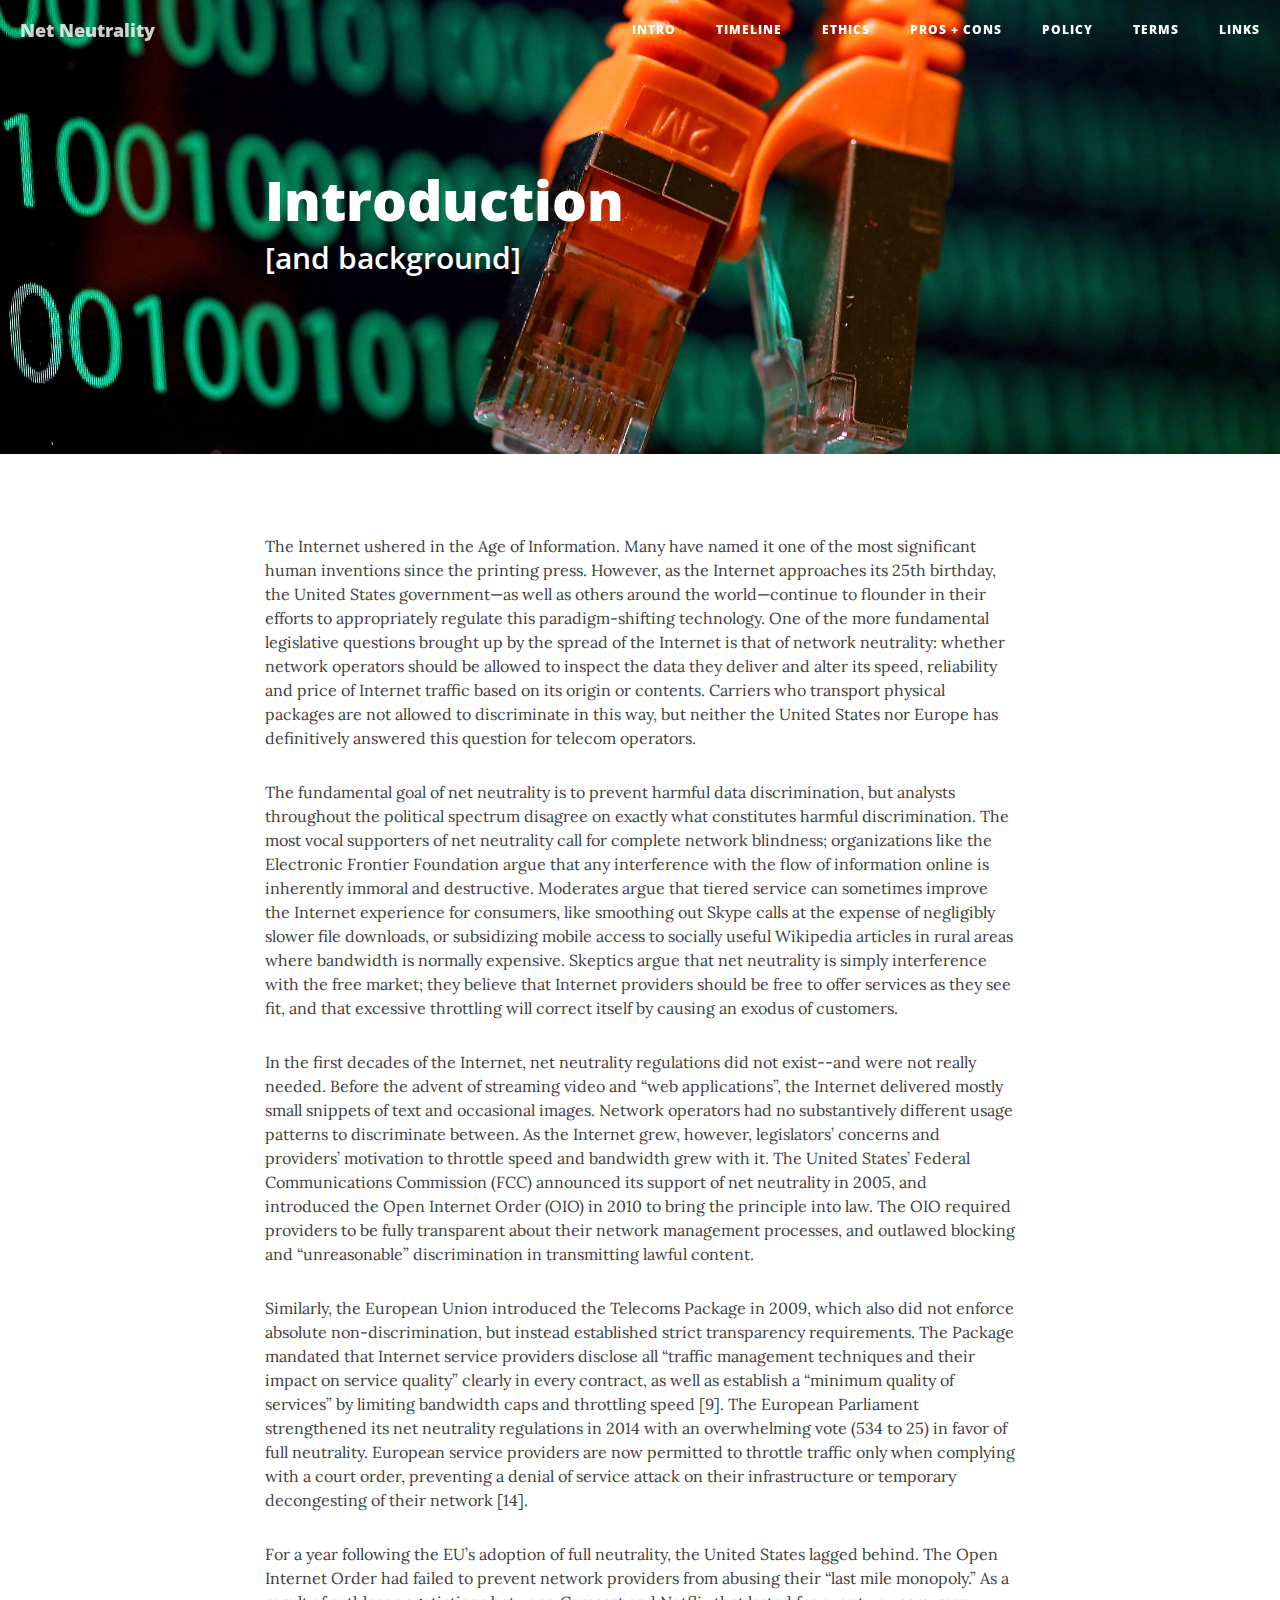
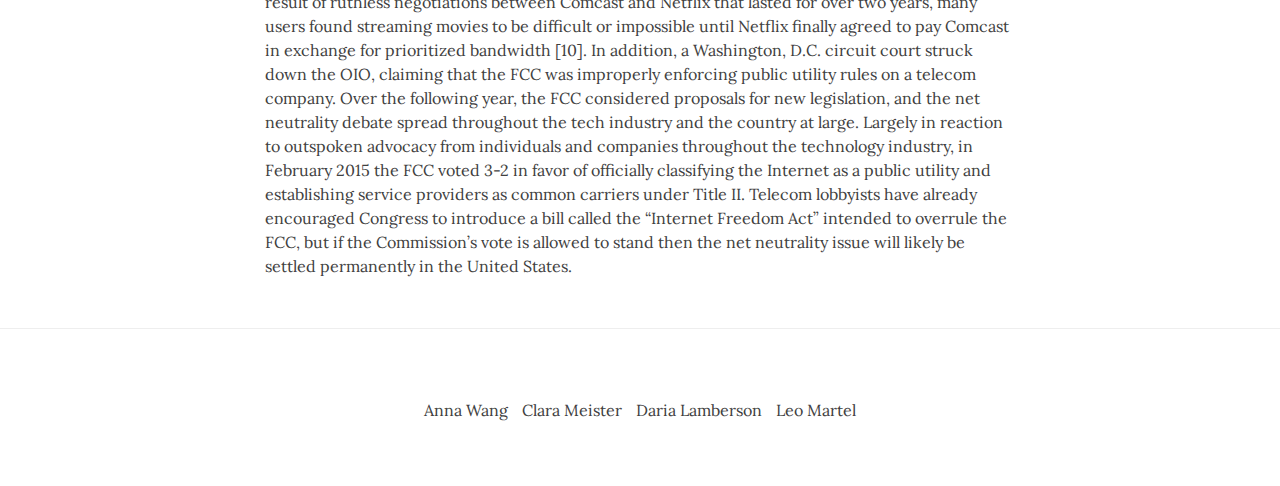
<file: index.html>
<!DOCTYPE html>
<html lang="en">

<head>

    <meta charset="utf-8">
    <meta http-equiv="X-UA-Compatible" content="IE=edge">
    <meta name="viewport" content="width=device-width, initial-scale=1">
    <meta name="description" content="">
    <meta name="author" content="">

    <title>Net Neutrality</title>

    <!-- Bootstrap Core CSS -->
    <link href="css/bootstrap.min.css" rel="stylesheet">

    <!-- Custom CSS -->
    <link href="css/clean-blog.min.css" rel="stylesheet">

    <!-- Custom Fonts -->
    <link href="http://maxcdn.bootstrapcdn.com/font-awesome/4.1.0/css/font-awesome.min.css" rel="stylesheet" type="text/css">
    <link href='http://fonts.googleapis.com/css?family=Lora:400,700,400italic,700italic' rel='stylesheet' type='text/css'>
    <link href='http://fonts.googleapis.com/css?family=Open+Sans:300italic,400italic,600italic,700italic,800italic,400,300,600,700,800' rel='stylesheet' type='text/css'>

    <!-- HTML5 Shim and Respond.js IE8 support of HTML5 elements and media queries -->
    <!-- WARNING: Respond.js doesn't work if you view the page via file:// -->
    <!--[if lt IE 9]>
        <script src="https://oss.maxcdn.com/libs/html5shiv/3.7.0/html5shiv.js"></script>
        <script src="https://oss.maxcdn.com/libs/respond.js/1.4.2/respond.min.js"></script>
    <![endif]-->

</head>

<body>

    <!-- Navigation -->
    <nav class="navbar navbar-default navbar-custom navbar-fixed-top">
        <div class="container-fluid">
            <!-- Brand and toggle get grouped for better mobile display -->
            <div class="navbar-header page-scroll">
                <button type="button" class="navbar-toggle" data-toggle="collapse" data-target="#bs-example-navbar-collapse-1">
                    <span class="sr-only">Toggle navigation</span>
                    <span class="icon-bar"></span>
                    <span class="icon-bar"></span>
                    <span class="icon-bar"></span>
                </button>
                <a class="navbar-brand" href="index.html">Net Neutrality</a>
            </div>

            <!-- Collect the nav links, forms, and other content for toggling -->
            <div class="collapse navbar-collapse" id="bs-example-navbar-collapse-1">
              <ul class="nav navbar-nav navbar-right">
                <li>
                  <a href="index.html">Intro</a>
                </li>
                <li>
                  <a href="timeline.html">Timeline</a>
                </li>
                <li>
                  <a href="ethics.html">Ethics</a>
                </li>
                <li>
                  <a href="prosandcons.html">Pros + Cons</a>
                </li>
                <li>
                  <a href="policy.html">Policy</a>
                </li>
                <li>
                  <a href="terms.html">Terms</a>
                </li>
                <li>
                  <a href="links.html">Links</a>
                </li>
                <!-- TODO: to add a new page, dupe this file then add it to the navbar here -->
              </ul>
            </div>
            <!-- /.navbar-collapse -->
        </div>
        <!-- /.container -->
    </nav>

    <!-- Page Header -->
    <!-- Set your background image for this header on the line below. -->
    <header class="intro-header" style="background-image: url('img/header_img.jpg')">
        <div class="container">
            <div class="row">
                <div class="col-lg-8 col-lg-offset-2 col-md-10 col-md-offset-1">
                    <div class="post-heading">
                        <h1>Introduction</h1>
                        <h2 class="subheading">[and background]</h2>
                    </div>
                </div>
            </div>
        </div>
    </header>

    <!-- Post Content -->
    <article>
        <div class="container">
            <div class="row">
                <div class="col-lg-8 col-lg-offset-2 col-md-10 col-md-offset-1">
                    <p>The Internet ushered in the Age of Information. Many have named it one of the most significant human inventions since the printing press. However, as the Internet approaches its 25th birthday, the United States government&mdash;as well as others around the world&mdash;continue to flounder in their efforts to appropriately regulate this paradigm-shifting technology. One of the more fundamental legislative questions brought up by the spread of the Internet is that of network neutrality: whether network operators should be allowed to inspect the data they deliver and alter its speed, reliability and price of Internet traffic based on its origin or contents. Carriers who transport physical packages are not allowed to discriminate in this way, but neither the United States nor Europe has definitively answered this question for telecom operators.</p>

                    <p>The fundamental goal of net neutrality is to prevent harmful data discrimination, but analysts throughout the political spectrum disagree on exactly what constitutes harmful discrimination. The most vocal supporters of net neutrality call for complete network blindness; organizations like the Electronic Frontier Foundation argue that any interference with the flow of information online is inherently immoral and destructive. Moderates argue that tiered service can sometimes improve the Internet experience for consumers, like smoothing out Skype calls at the expense of negligibly slower file downloads, or subsidizing mobile access to socially useful Wikipedia articles in rural areas where bandwidth is normally expensive. Skeptics argue that net neutrality is simply interference with the free market; they believe that Internet providers should be free to offer services as they see fit, and that excessive throttling will correct itself by causing an exodus of customers.</p>

                    <p>In the first decades of the Internet, net neutrality regulations did not exist--and were not really needed. Before the advent of streaming video and “<a href="terms.html#web_app">web applications</a>”, the Internet delivered mostly small snippets of text and occasional images. Network operators had no substantively different usage patterns to discriminate between. As the Internet grew, however, legislators’ concerns and providers’ motivation to throttle speed and bandwidth grew with it. The United States’ Federal Communications Commission (FCC) announced its support of net neutrality in 2005, and introduced the Open Internet Order (OIO) in 2010 to bring the principle into law. The OIO required providers to be fully transparent about their network management processes, and outlawed blocking and “unreasonable” discrimination in transmitting lawful content.</p>

                    <p>Similarly, the European Union introduced the Telecoms Package in 2009, which also did not enforce absolute non-discrimination, but instead established strict transparency requirements. The Package mandated that Internet service providers disclose all “traffic management techniques and their impact on service quality” clearly in every contract, as well as establish a “minimum quality of services” by limiting bandwidth caps and throttling speed [<a href="links.html">9</a>]. The European Parliament strengthened its net neutrality regulations in 2014 with an overwhelming vote (534 to 25) in favor of full neutrality. European service providers are now permitted to throttle traffic only when complying with a court order, preventing a denial of service attack on their infrastructure or temporary decongesting of their network [<a href="links.html">14</a>].</p>

                    <p>For a year following the EU’s adoption of full neutrality, the United States lagged behind. The Open Internet Order had failed to prevent network providers from abusing their “last mile monopoly.” As a result of ruthless negotiations between Comcast and Netflix that lasted for over two years, many users found streaming movies to be difficult or impossible until Netflix finally agreed to pay Comcast in exchange for prioritized bandwidth [<a href="links.html">10</a>]. In addition, a Washington, D.C. circuit court struck down the OIO, claiming that the FCC was improperly enforcing public utility rules on a telecom company. Over the following year, the FCC considered proposals for new legislation, and the net neutrality debate spread throughout the tech industry and the country at large. Largely in reaction to outspoken advocacy from individuals and companies throughout the technology industry, in February 2015 the FCC voted 3-2 in favor of officially classifying the Internet as a public utility and establishing service providers as common carriers under Title II. Telecom lobbyists have already encouraged Congress to introduce a bill called the “Internet Freedom Act” intended to overrule the FCC, but if the Commission’s vote is allowed to stand then the net neutrality issue will likely be settled permanently in the United States.</p>
                </div>
            </div>
        </div>
    </article>

    <hr>

    <!-- Footer -->
    <footer>
        <div class="container">
            <div class="row">
              <div class="col-lg-8 col-lg-offset-2 col-md-10 col-md-offset-1">
                    <ul class="list-inline text-center">
                        <li>
                          <a href="https://www.linkedin.com/in/annaxwang" target="_blank">
                            Anna Wang
                          </a>
                        </li>
                        <li>
                          <a href="http://www.linkedin.com/pub/clara-meister/7a/87a/930/en" target="_blank">
                            Clara Meister
                          </a>
                        </li>
                        <li>
                          <a href="http://daria.sensoray.net" target="_blank">
                            Daria Lamberson
                          </a>
                        </li>
                        <li>
                          <a href="http://lpm.io" target="_blank">
                            Leo Martel
                          </a>
                    </ul>
                </div>
            </div>
        </div>
    </footer>

    <!-- jQuery -->
    <script src="js/jquery.js"></script>

    <!-- Bootstrap Core JavaScript -->
    <script src="js/bootstrap.min.js"></script>

    <!-- Custom Theme JavaScript -->
    <script src="js/clean-blog.min.js"></script>

</body>

</html>
</file>
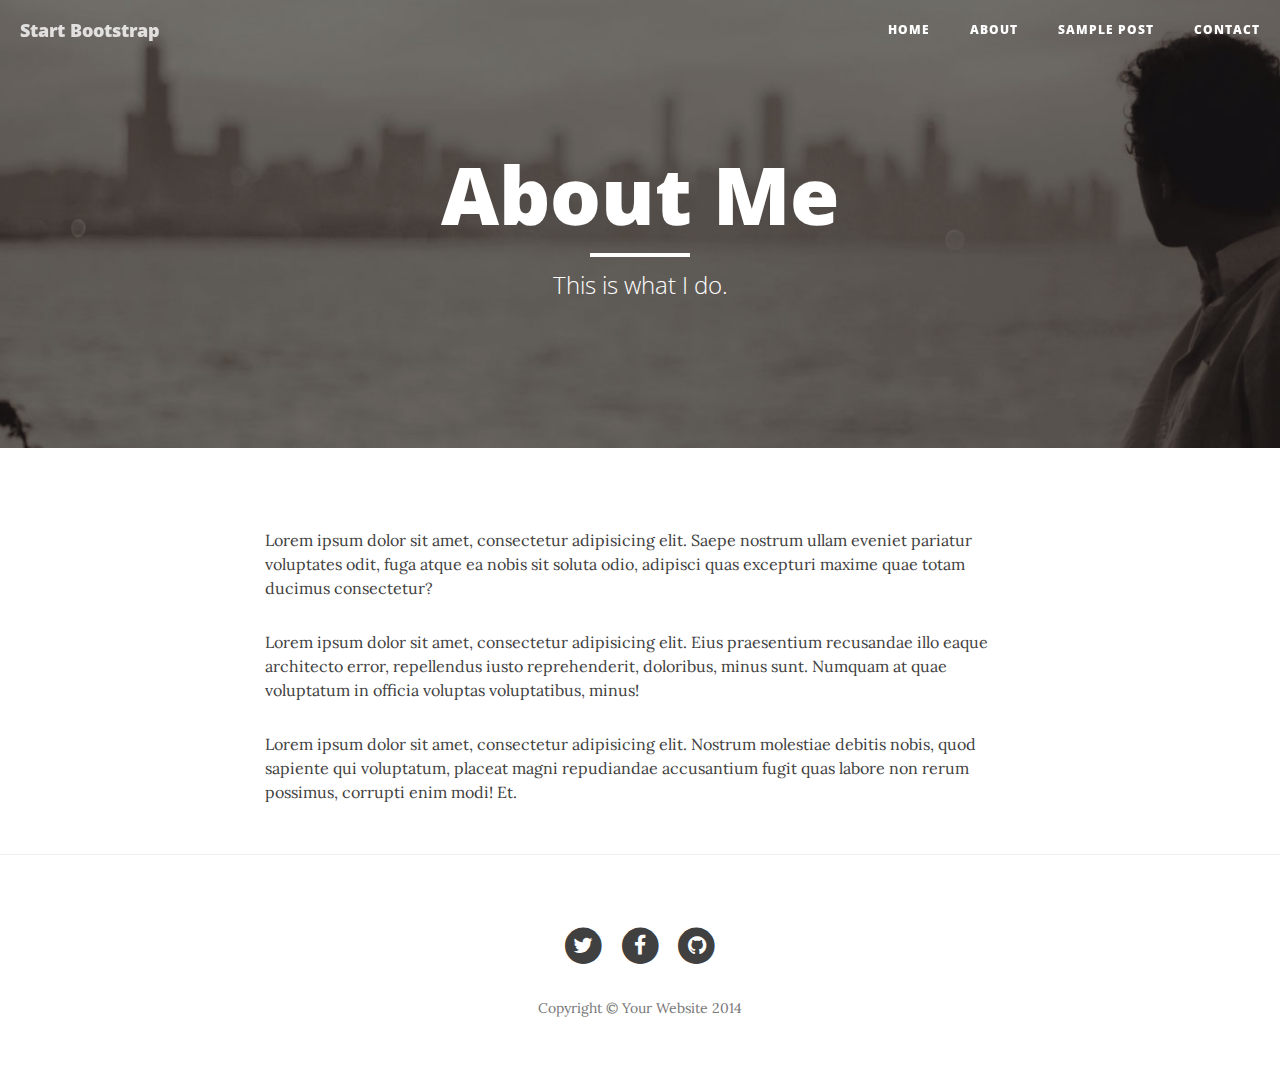
<file: about.html>
<!DOCTYPE html>
<html lang="en">

<head>

    <meta charset="utf-8">
    <meta http-equiv="X-UA-Compatible" content="IE=edge">
    <meta name="viewport" content="width=device-width, initial-scale=1">
    <meta name="description" content="">
    <meta name="author" content="">

    <title>Clean Blog - About</title>

    <!-- Bootstrap Core CSS -->
    <link href="css/bootstrap.min.css" rel="stylesheet">

    <!-- Custom CSS -->
    <link href="css/clean-blog.min.css" rel="stylesheet">

    <!-- Custom Fonts -->
    <link href="http://maxcdn.bootstrapcdn.com/font-awesome/4.1.0/css/font-awesome.min.css" rel="stylesheet" type="text/css">
    <link href='http://fonts.googleapis.com/css?family=Lora:400,700,400italic,700italic' rel='stylesheet' type='text/css'>
    <link href='http://fonts.googleapis.com/css?family=Open+Sans:300italic,400italic,600italic,700italic,800italic,400,300,600,700,800' rel='stylesheet' type='text/css'>

    <!-- HTML5 Shim and Respond.js IE8 support of HTML5 elements and media queries -->
    <!-- WARNING: Respond.js doesn't work if you view the page via file:// -->
    <!--[if lt IE 9]>
        <script src="https://oss.maxcdn.com/libs/html5shiv/3.7.0/html5shiv.js"></script>
        <script src="https://oss.maxcdn.com/libs/respond.js/1.4.2/respond.min.js"></script>
    <![endif]-->

</head>

<body>

    <!-- Navigation -->
    <nav class="navbar navbar-default navbar-custom navbar-fixed-top">
        <div class="container-fluid">
            <!-- Brand and toggle get grouped for better mobile display -->
            <div class="navbar-header page-scroll">
                <button type="button" class="navbar-toggle" data-toggle="collapse" data-target="#bs-example-navbar-collapse-1">
                    <span class="sr-only">Toggle navigation</span>
                    <span class="icon-bar"></span>
                    <span class="icon-bar"></span>
                    <span class="icon-bar"></span>
                </button>
                <a class="navbar-brand" href="index.html">Start Bootstrap</a>
            </div>

            <!-- Collect the nav links, forms, and other content for toggling -->
            <div class="collapse navbar-collapse" id="bs-example-navbar-collapse-1">
                <ul class="nav navbar-nav navbar-right">
                    <li>
                        <a href="index.html">Home</a>
                    </li>
                    <li>
                        <a href="about.html">About</a>
                    </li>
                    <li>
                        <a href="post.html">Sample Post</a>
                    </li>
                    <li>
                        <a href="contact.html">Contact</a>
                    </li>
                </ul>
            </div>
            <!-- /.navbar-collapse -->
        </div>
        <!-- /.container -->
    </nav>

    <!-- Page Header -->
    <!-- Set your background image for this header on the line below. -->
    <header class="intro-header" style="background-image: url('img/about-bg.jpg')">
        <div class="container">
            <div class="row">
                <div class="col-lg-8 col-lg-offset-2 col-md-10 col-md-offset-1">
                    <div class="page-heading">
                        <h1>About Me</h1>
                        <hr class="small">
                        <span class="subheading">This is what I do.</span>
                    </div>
                </div>
            </div>
        </div>
    </header>

    <!-- Main Content -->
    <div class="container">
        <div class="row">
            <div class="col-lg-8 col-lg-offset-2 col-md-10 col-md-offset-1">
                <p>Lorem ipsum dolor sit amet, consectetur adipisicing elit. Saepe nostrum ullam eveniet pariatur voluptates odit, fuga atque ea nobis sit soluta odio, adipisci quas excepturi maxime quae totam ducimus consectetur?</p>
                <p>Lorem ipsum dolor sit amet, consectetur adipisicing elit. Eius praesentium recusandae illo eaque architecto error, repellendus iusto reprehenderit, doloribus, minus sunt. Numquam at quae voluptatum in officia voluptas voluptatibus, minus!</p>
                <p>Lorem ipsum dolor sit amet, consectetur adipisicing elit. Nostrum molestiae debitis nobis, quod sapiente qui voluptatum, placeat magni repudiandae accusantium fugit quas labore non rerum possimus, corrupti enim modi! Et.</p>
            </div>
        </div>
    </div>

    <hr>

    <!-- Footer -->
    <footer>
        <div class="container">
            <div class="row">
                <div class="col-lg-8 col-lg-offset-2 col-md-10 col-md-offset-1">
                    <ul class="list-inline text-center">
                        <li>
                            <a href="#">
                                <span class="fa-stack fa-lg">
                                    <i class="fa fa-circle fa-stack-2x"></i>
                                    <i class="fa fa-twitter fa-stack-1x fa-inverse"></i>
                                </span>
                            </a>
                        </li>
                        <li>
                            <a href="#">
                                <span class="fa-stack fa-lg">
                                    <i class="fa fa-circle fa-stack-2x"></i>
                                    <i class="fa fa-facebook fa-stack-1x fa-inverse"></i>
                                </span>
                            </a>
                        </li>
                        <li>
                            <a href="#">
                                <span class="fa-stack fa-lg">
                                    <i class="fa fa-circle fa-stack-2x"></i>
                                    <i class="fa fa-github fa-stack-1x fa-inverse"></i>
                                </span>
                            </a>
                        </li>
                    </ul>
                    <p class="copyright text-muted">Copyright &copy; Your Website 2014</p>
                </div>
            </div>
        </div>
    </footer>

    <!-- jQuery -->
    <script src="js/jquery.js"></script>

    <!-- Bootstrap Core JavaScript -->
    <script src="js/bootstrap.min.js"></script>

    <!-- Custom Theme JavaScript -->
    <script src="js/clean-blog.min.js"></script>

</body>

</html>
</file>
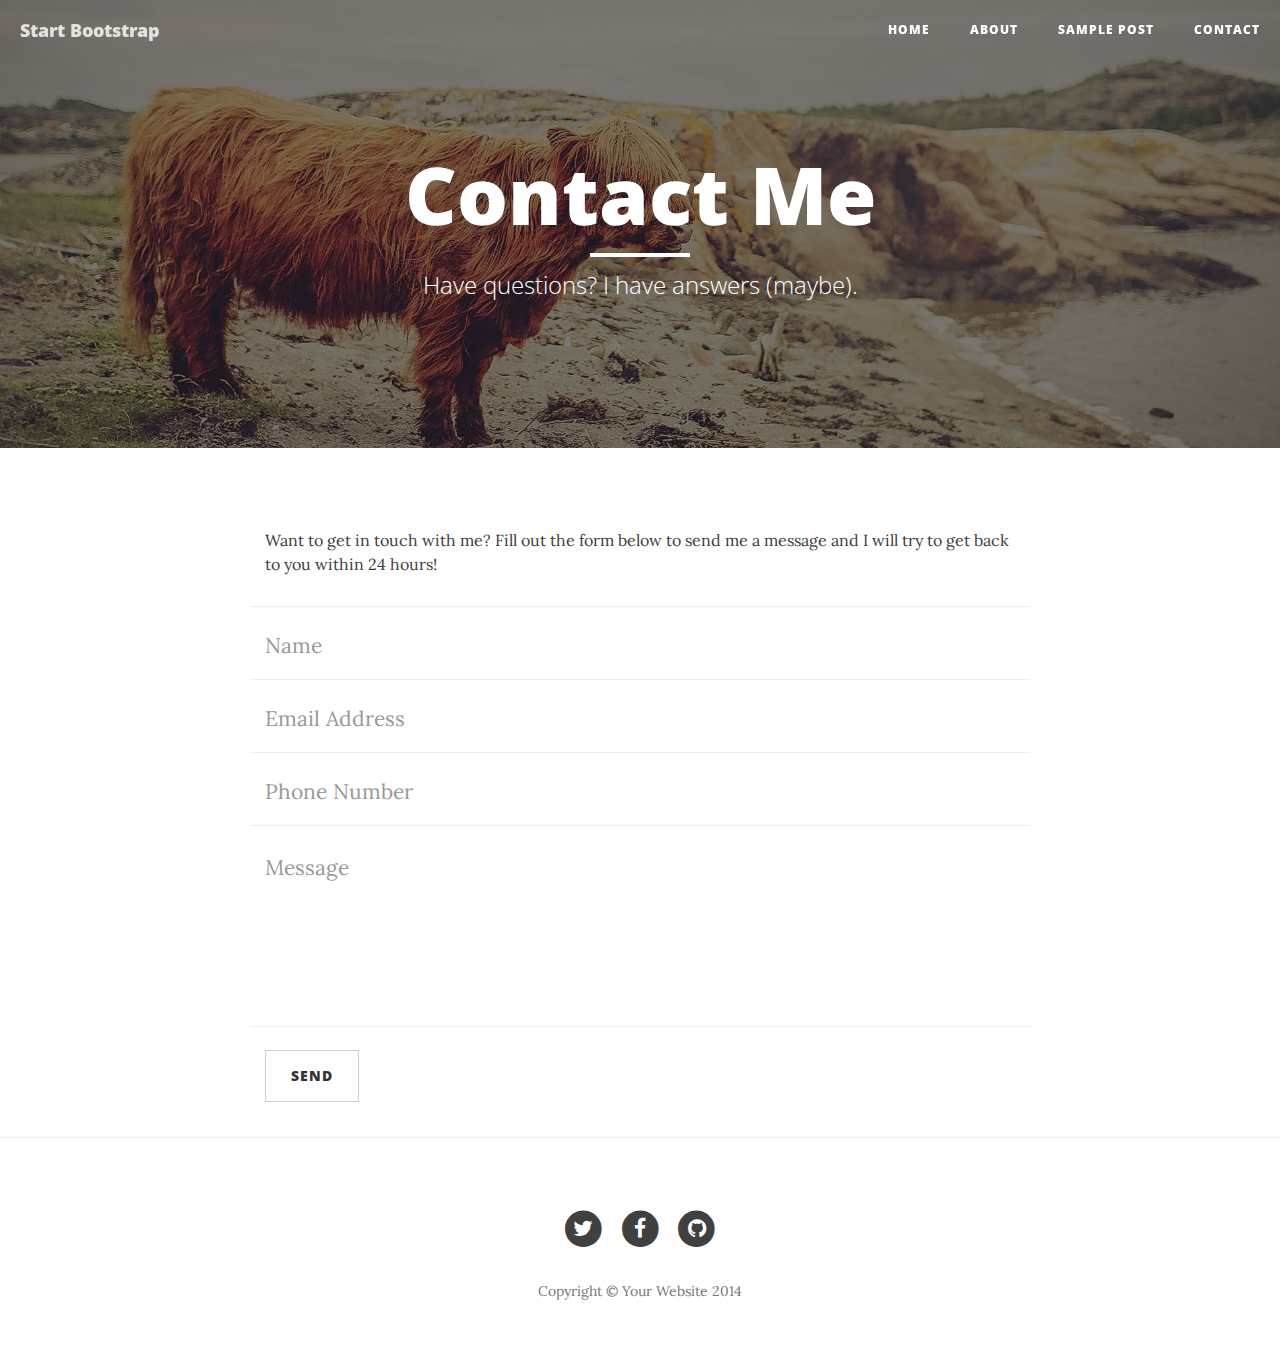
<file: contact.html>
<!DOCTYPE html>
<html lang="en">

<head>

    <meta charset="utf-8">
    <meta http-equiv="X-UA-Compatible" content="IE=edge">
    <meta name="viewport" content="width=device-width, initial-scale=1">
    <meta name="description" content="">
    <meta name="author" content="">

    <title>Clean Blog - Contact</title>

    <!-- Bootstrap Core CSS -->
    <link href="css/bootstrap.min.css" rel="stylesheet">

    <!-- Custom CSS -->
    <link href="css/clean-blog.min.css" rel="stylesheet">

    <!-- Custom Fonts -->
    <link href="http://maxcdn.bootstrapcdn.com/font-awesome/4.1.0/css/font-awesome.min.css" rel="stylesheet" type="text/css">
    <link href='http://fonts.googleapis.com/css?family=Lora:400,700,400italic,700italic' rel='stylesheet' type='text/css'>
    <link href='http://fonts.googleapis.com/css?family=Open+Sans:300italic,400italic,600italic,700italic,800italic,400,300,600,700,800' rel='stylesheet' type='text/css'>

    <!-- HTML5 Shim and Respond.js IE8 support of HTML5 elements and media queries -->
    <!-- WARNING: Respond.js doesn't work if you view the page via file:// -->
    <!--[if lt IE 9]>
        <script src="https://oss.maxcdn.com/libs/html5shiv/3.7.0/html5shiv.js"></script>
        <script src="https://oss.maxcdn.com/libs/respond.js/1.4.2/respond.min.js"></script>
    <![endif]-->

</head>

<body>

    <!-- Navigation -->
    <nav class="navbar navbar-default navbar-custom navbar-fixed-top">
        <div class="container-fluid">
            <!-- Brand and toggle get grouped for better mobile display -->
            <div class="navbar-header page-scroll">
                <button type="button" class="navbar-toggle" data-toggle="collapse" data-target="#bs-example-navbar-collapse-1">
                    <span class="sr-only">Toggle navigation</span>
                    <span class="icon-bar"></span>
                    <span class="icon-bar"></span>
                    <span class="icon-bar"></span>
                </button>
                <a class="navbar-brand" href="index.html">Start Bootstrap</a>
            </div>

            <!-- Collect the nav links, forms, and other content for toggling -->
            <div class="collapse navbar-collapse" id="bs-example-navbar-collapse-1">
                <ul class="nav navbar-nav navbar-right">
                    <li>
                        <a href="index.html">Home</a>
                    </li>
                    <li>
                        <a href="about.html">About</a>
                    </li>
                    <li>
                        <a href="post.html">Sample Post</a>
                    </li>
                    <li>
                        <a href="contact.html">Contact</a>
                    </li>
                </ul>
            </div>
            <!-- /.navbar-collapse -->
        </div>
        <!-- /.container -->
    </nav>

    <!-- Page Header -->
    <!-- Set your background image for this header on the line below. -->
    <header class="intro-header" style="background-image: url('img/contact-bg.jpg')">
        <div class="container">
            <div class="row">
                <div class="col-lg-8 col-lg-offset-2 col-md-10 col-md-offset-1">
                    <div class="page-heading">
                        <h1>Contact Me</h1>
                        <hr class="small">
                        <span class="subheading">Have questions? I have answers (maybe).</span>
                    </div>
                </div>
            </div>
        </div>
    </header>

    <!-- Main Content -->
    <div class="container">
        <div class="row">
            <div class="col-lg-8 col-lg-offset-2 col-md-10 col-md-offset-1">
                <p>Want to get in touch with me? Fill out the form below to send me a message and I will try to get back to you within 24 hours!</p>
                <!-- Contact Form - Enter your email address on line 19 of the mail/contact_me.php file to make this form work. -->
                <!-- WARNING: Some web hosts do not allow emails to be sent through forms to common mail hosts like Gmail or Yahoo. It's recommended that you use a private domain email address! -->
                <!-- NOTE: To use the contact form, your site must be on a live web host with PHP! The form will not work locally! -->
                <form name="sentMessage" id="contactForm" novalidate>
                    <div class="row control-group">
                        <div class="form-group col-xs-12 floating-label-form-group controls">
                            <label>Name</label>
                            <input type="text" class="form-control" placeholder="Name" id="name" required data-validation-required-message="Please enter your name.">
                            <p class="help-block text-danger"></p>
                        </div>
                    </div>
                    <div class="row control-group">
                        <div class="form-group col-xs-12 floating-label-form-group controls">
                            <label>Email Address</label>
                            <input type="email" class="form-control" placeholder="Email Address" id="email" required data-validation-required-message="Please enter your email address.">
                            <p class="help-block text-danger"></p>
                        </div>
                    </div>
                    <div class="row control-group">
                        <div class="form-group col-xs-12 floating-label-form-group controls">
                            <label>Phone Number</label>
                            <input type="tel" class="form-control" placeholder="Phone Number" id="phone" required data-validation-required-message="Please enter your phone number.">
                            <p class="help-block text-danger"></p>
                        </div>
                    </div>
                    <div class="row control-group">
                        <div class="form-group col-xs-12 floating-label-form-group controls">
                            <label>Message</label>
                            <textarea rows="5" class="form-control" placeholder="Message" id="message" required data-validation-required-message="Please enter a message."></textarea>
                            <p class="help-block text-danger"></p>
                        </div>
                    </div>
                    <br>
                    <div id="success"></div>
                    <div class="row">
                        <div class="form-group col-xs-12">
                            <button type="submit" class="btn btn-default">Send</button>
                        </div>
                    </div>
                </form>
            </div>
        </div>
    </div>

    <hr>

    <!-- Footer -->
    <footer>
        <div class="container">
            <div class="row">
                <div class="col-lg-8 col-lg-offset-2 col-md-10 col-md-offset-1">
                    <ul class="list-inline text-center">
                        <li>
                            <a href="#">
                                <span class="fa-stack fa-lg">
                                    <i class="fa fa-circle fa-stack-2x"></i>
                                    <i class="fa fa-twitter fa-stack-1x fa-inverse"></i>
                                </span>
                            </a>
                        </li>
                        <li>
                            <a href="#">
                                <span class="fa-stack fa-lg">
                                    <i class="fa fa-circle fa-stack-2x"></i>
                                    <i class="fa fa-facebook fa-stack-1x fa-inverse"></i>
                                </span>
                            </a>
                        </li>
                        <li>
                            <a href="#">
                                <span class="fa-stack fa-lg">
                                    <i class="fa fa-circle fa-stack-2x"></i>
                                    <i class="fa fa-github fa-stack-1x fa-inverse"></i>
                                </span>
                            </a>
                        </li>
                    </ul>
                    <p class="copyright text-muted">Copyright &copy; Your Website 2014</p>
                </div>
            </div>
        </div>
    </footer>

    <!-- jQuery -->
    <script src="js/jquery.js"></script>

    <!-- Bootstrap Core JavaScript -->
    <script src="js/bootstrap.min.js"></script>

    <!-- Custom Theme JavaScript -->
    <script src="js/clean-blog.min.js"></script>

</body>

</html>
</file>
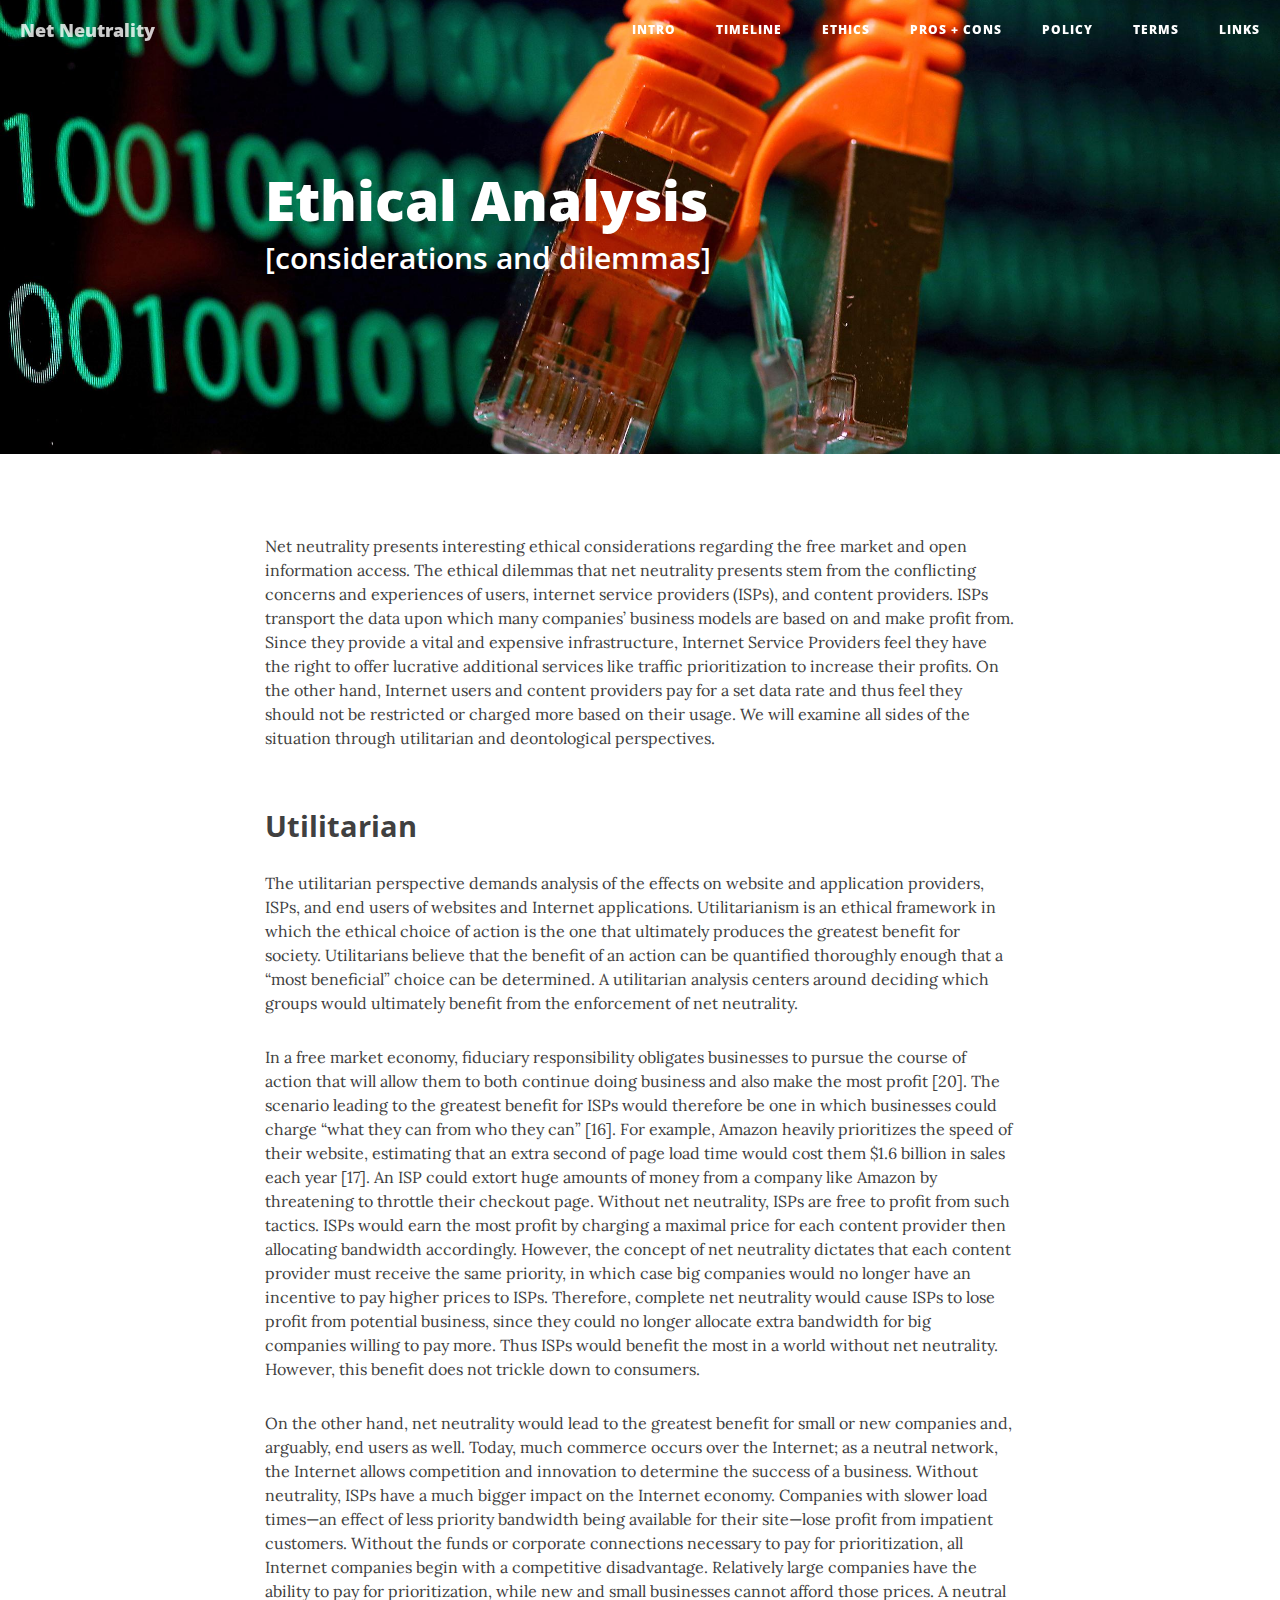
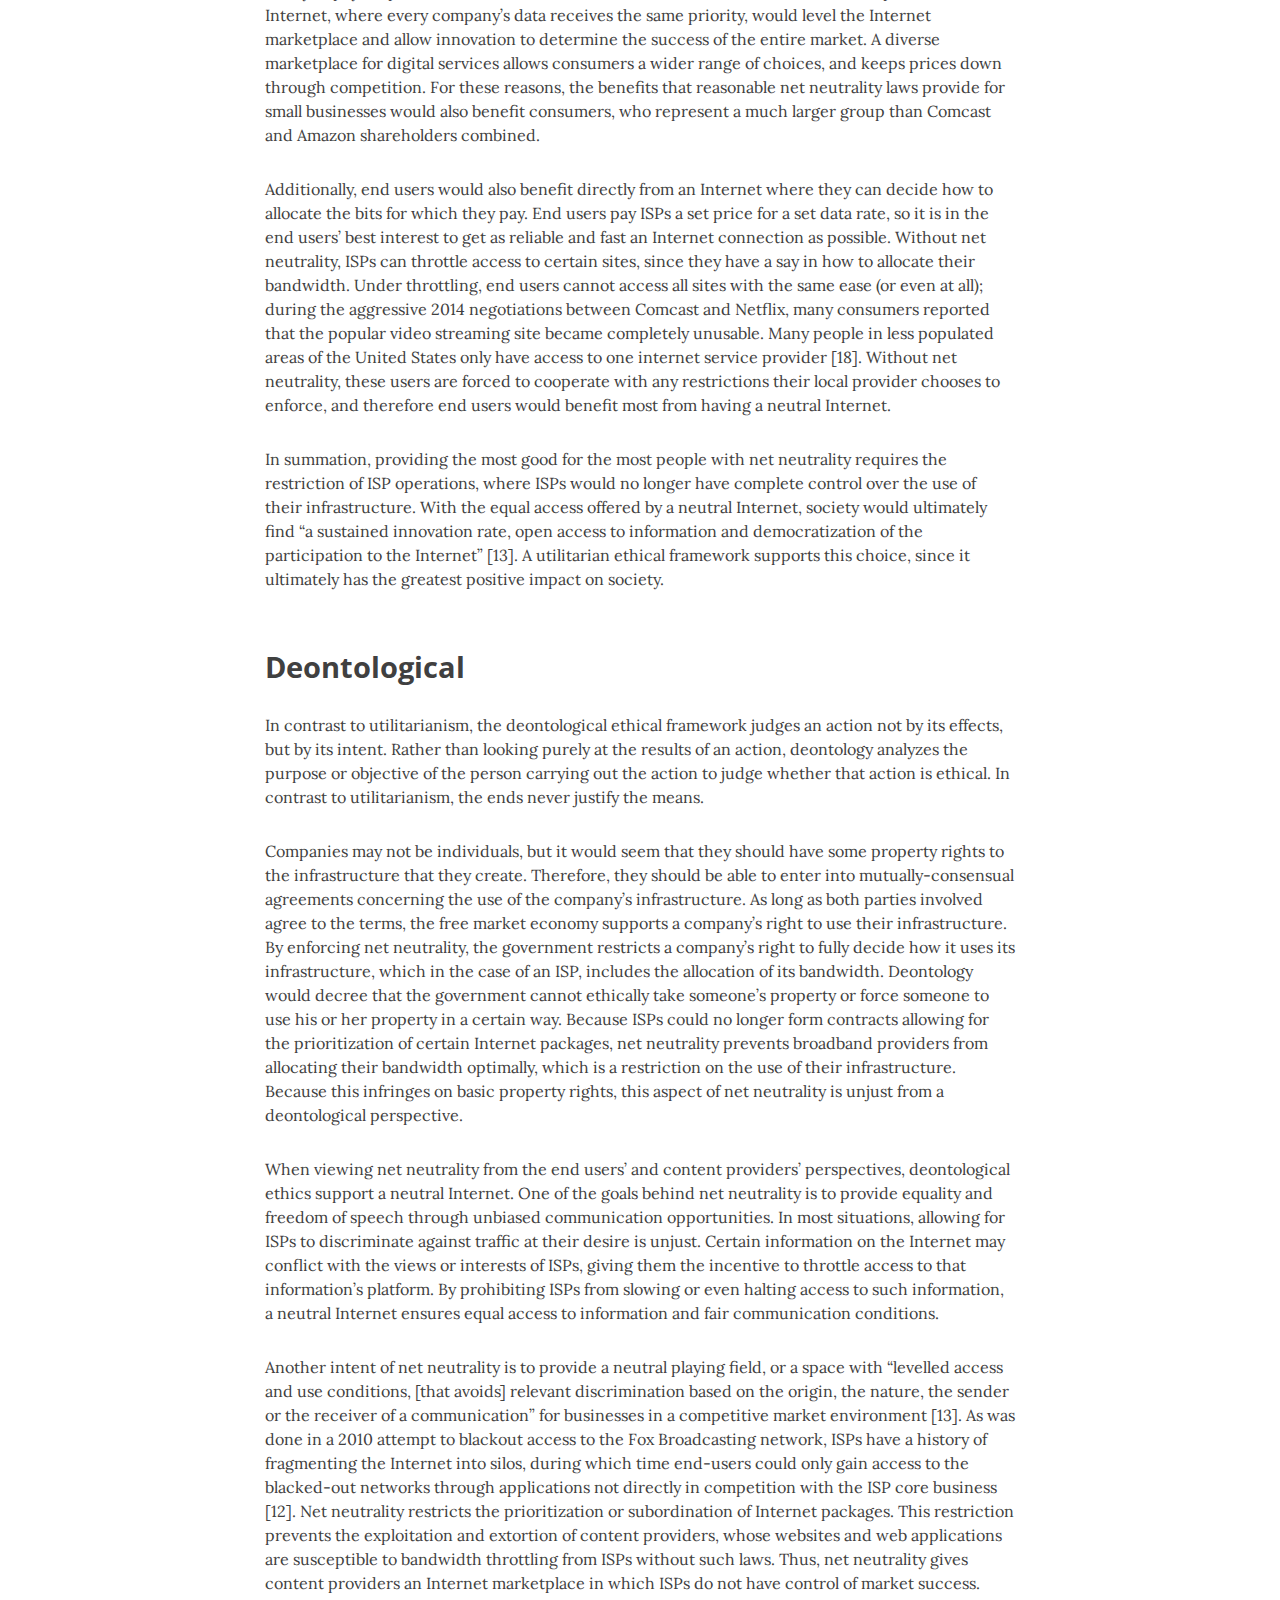
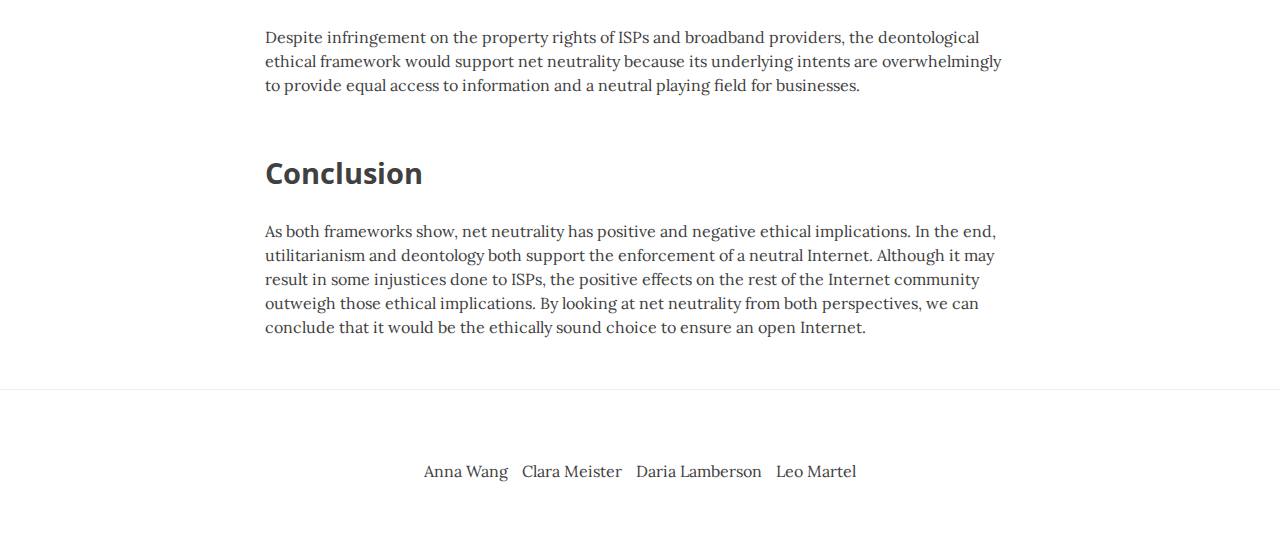
<file: ethics.html>
<!DOCTYPE html>
<html lang="en">

<head>

    <meta charset="utf-8">
    <meta http-equiv="X-UA-Compatible" content="IE=edge">
    <meta name="viewport" content="width=device-width, initial-scale=1">
    <meta name="description" content="">
    <meta name="author" content="">

    <title>Net Neutrality</title>

    <!-- Bootstrap Core CSS -->
    <link href="css/bootstrap.min.css" rel="stylesheet">

    <!-- Custom CSS -->
    <link href="css/clean-blog.min.css" rel="stylesheet">

    <!-- Custom Fonts -->
    <link href="http://maxcdn.bootstrapcdn.com/font-awesome/4.1.0/css/font-awesome.min.css" rel="stylesheet" type="text/css">
    <link href='http://fonts.googleapis.com/css?family=Lora:400,700,400italic,700italic' rel='stylesheet' type='text/css'>
    <link href='http://fonts.googleapis.com/css?family=Open+Sans:300italic,400italic,600italic,700italic,800italic,400,300,600,700,800' rel='stylesheet' type='text/css'>

    <!-- HTML5 Shim and Respond.js IE8 support of HTML5 elements and media queries -->
    <!-- WARNING: Respond.js doesn't work if you view the page via file:// -->
    <!--[if lt IE 9]>
        <script src="https://oss.maxcdn.com/libs/html5shiv/3.7.0/html5shiv.js"></script>
        <script src="https://oss.maxcdn.com/libs/respond.js/1.4.2/respond.min.js"></script>
    <![endif]-->

</head>

<body>

    <!-- Navigation -->
    <nav class="navbar navbar-default navbar-custom navbar-fixed-top">
        <div class="container-fluid">
            <!-- Brand and toggle get grouped for better mobile display -->
            <div class="navbar-header page-scroll">
                <button type="button" class="navbar-toggle" data-toggle="collapse" data-target="#bs-example-navbar-collapse-1">
                    <span class="sr-only">Toggle navigation</span>
                    <span class="icon-bar"></span>
                    <span class="icon-bar"></span>
                    <span class="icon-bar"></span>
                </button>
                <a class="navbar-brand" href="index.html">Net Neutrality</a>
            </div>

            <!-- Collect the nav links, forms, and other content for toggling -->
            <div class="collapse navbar-collapse" id="bs-example-navbar-collapse-1">
              <ul class="nav navbar-nav navbar-right">
                <li>
                  <a href="index.html">Intro</a>
                </li>
                <li>
                  <a href="timeline.html">Timeline</a>
                </li>
                <li>
                  <a href="ethics.html">Ethics</a>
                </li>
                <li>
                  <a href="prosandcons.html">Pros + Cons</a>
                </li>
                <li>
                  <a href="policy.html">Policy</a>
                </li>
                <li>
                  <a href="terms.html">Terms</a>
                </li>
                <li>
                  <a href="links.html">Links</a>
                </li>
                <!-- TODO: to add a new page, dupe this file then add it to the navbar here -->
              </ul>
            </div>
            <!-- /.navbar-collapse -->
        </div>
        <!-- /.container -->
    </nav>

    <!-- Page Header -->
    <!-- Set your background image for this header on the line below. -->
    <header class="intro-header" style="background-image: url('img/header_img.jpg')">
        <div class="container">
            <div class="row">
                <div class="col-lg-8 col-lg-offset-2 col-md-10 col-md-offset-1">
                    <div class="post-heading">
                        <h1>Ethical Analysis</h1>
                        <h2 class="subheading">[considerations and dilemmas]</h2>
                    </div>
                </div>
            </div>
        </div>
    </header>

    <!-- Post Content -->
    <article>
        <div class="container">
            <div class="row">
                <div class="col-lg-8 col-lg-offset-2 col-md-10 col-md-offset-1">
                    <p>Net neutrality presents interesting ethical considerations regarding the free market and open information access. The ethical dilemmas that net neutrality presents stem from the conflicting concerns and experiences of users, internet service providers (ISPs), and content providers. ISPs transport the data upon which many companies’ business models are based on and make profit from. Since they provide a vital and expensive infrastructure, Internet Service Providers feel they have the right to offer lucrative additional services like traffic prioritization to increase their profits. On the other hand, Internet users and content providers pay for a set data rate and thus feel they should not be restricted or charged more based on their usage. We will examine all sides of the situation through utilitarian and deontological perspectives. </p>

                    <h2 class="section-heading">Utilitarian</h2>

                    <p>The utilitarian perspective demands analysis of the effects on website and application providers, ISPs, and end users of websites and Internet applications. Utilitarianism is an ethical framework in which the ethical choice of action is the one that ultimately produces the greatest benefit for society. Utilitarians believe that the benefit of an action can be quantified thoroughly enough that a “most beneficial” choice can be determined. A utilitarian analysis centers around deciding which groups would ultimately benefit from the enforcement of net neutrality.</p>

                    <p>In a free market economy, fiduciary responsibility obligates businesses to pursue the course of action that will allow them to both continue doing business and also make the most profit [<a href="links.html">20</a>]. The scenario leading to the greatest benefit for ISPs would therefore be one in which businesses could charge “what they can from who they can” [<a href="links.html">16</a>]. For example, Amazon heavily prioritizes the speed of their website, estimating that an extra second of page load time would cost them $1.6 billion in sales each year [<a href="links.html">17</a>]. An ISP could extort huge amounts of money from a company like Amazon by threatening to throttle their checkout page. Without net neutrality, ISPs are free to profit from such tactics. ISPs would earn the most profit by charging a maximal price for each content provider then allocating bandwidth accordingly. However, the concept of net neutrality dictates that each content provider must receive the same priority, in which case big companies would no longer have an incentive to pay higher prices to ISPs. Therefore, complete net neutrality would cause ISPs to lose profit from potential business, since they could no longer allocate extra bandwidth for big companies willing to pay more. Thus ISPs would benefit the most in a world without net neutrality. However, this benefit does not trickle down to consumers.</p>

                    <p>On the other hand, net neutrality would lead to the greatest benefit for small or new companies and, arguably, end users as well. Today, much commerce occurs over the Internet; as a neutral network, the Internet allows competition and innovation to determine the success of a business. Without neutrality, ISPs have a much bigger impact on the Internet economy. Companies with slower load times&mdash;an effect of less priority bandwidth being available for their site&mdash;lose profit from impatient customers. Without the funds or corporate connections necessary to pay for prioritization, all Internet companies begin with a competitive disadvantage. Relatively large companies have the ability to pay for prioritization, while new and small businesses cannot afford those prices. A neutral Internet, where every company’s data receives the same priority, would level the Internet marketplace and allow innovation to determine the success of the entire market. A diverse marketplace for digital services allows consumers a wider range of choices, and keeps prices down through competition. For these reasons, the benefits that reasonable net neutrality laws provide for small businesses would also benefit consumers, who represent a much larger group than Comcast and Amazon shareholders combined.</p>

                    <p>Additionally, end users would also benefit directly from an Internet where they can decide how to allocate the bits for which they pay. End users pay ISPs a set price for a set data rate, so it is in the end users’ best interest to get as reliable and fast an Internet connection as possible. Without net neutrality, ISPs can throttle access to certain sites, since they have a say in how to allocate their bandwidth. Under throttling, end users cannot access all sites with the same ease (or even at all); during the aggressive 2014 negotiations between Comcast and Netflix, many consumers reported that the popular video streaming site became completely unusable. Many people in less populated areas of the United States only have access to one internet service provider [<a href="links.html">18</a>]. Without net neutrality, these users are forced to cooperate with any restrictions their local provider chooses to enforce, and therefore end users would benefit most from having a neutral Internet.</p>

                    <p>In summation, providing the most good for the most people with net neutrality requires the restriction of ISP operations, where ISPs would no longer have complete control over the use of their infrastructure. With the equal access offered by a neutral Internet, society would ultimately find  “a sustained innovation rate, open access to information and  democratization of the participation to the Internet” [<a href="links.html">13</a>]. A utilitarian ethical framework supports this choice, since it ultimately has the greatest positive impact on society.</p>

                    <h2 class="section-heading">Deontological</h2>

                    <p>In contrast to utilitarianism, the deontological ethical framework judges an action not by its effects, but by its intent. Rather than looking purely at the results of an action, deontology analyzes the purpose or objective of the person carrying out the action to judge whether that action is ethical. In contrast to utilitarianism, the ends never justify the means.</p>

                    <p>Companies may not be individuals, but it would seem that they should have some property rights to the infrastructure that they create. Therefore, they should be able to enter into mutually-consensual agreements concerning the use of the company’s infrastructure. As long as both parties involved agree to the terms, the free market economy supports a company’s right to use their infrastructure. By enforcing net neutrality, the government restricts a company’s right to fully decide how it uses its infrastructure, which in the case of an ISP, includes the allocation of its bandwidth.  Deontology would decree that the government cannot ethically take someone’s property or force someone to use his or her property in a certain way. Because ISPs could no longer form contracts allowing for the prioritization of certain Internet packages, net neutrality prevents broadband providers from allocating their bandwidth optimally, which is a restriction on the use of their infrastructure. Because this infringes on basic property rights, this aspect of net neutrality is unjust from a deontological perspective.</p>

                    <p>When viewing net neutrality from the end users’ and content providers’ perspectives, deontological ethics support a neutral Internet. One of the goals behind net neutrality is to provide equality and freedom of speech through unbiased communication opportunities. In most situations, allowing for ISPs to discriminate against traffic at their desire is unjust. Certain information on the Internet may conflict with the views or interests of ISPs, giving them the incentive to throttle access to that information’s platform. By prohibiting ISPs from slowing or even halting access to such information, a neutral Internet ensures equal access to information and fair communication conditions.</p>

                    <p>Another intent of net neutrality is to provide a neutral playing field, or a space with “levelled access and use conditions, [that avoids] relevant discrimination based on the origin, the nature, the sender or the receiver of a communication” for businesses in a competitive market environment [<a href="links.html">13</a>]. As was done in a 2010 attempt to blackout access to the Fox Broadcasting network, ISPs have a history of fragmenting the Internet into silos, during which time end-users could only gain access to the blacked-out networks through applications not directly in competition with the ISP core business [<a href="links.html">12</a>]. Net neutrality restricts the prioritization or subordination of Internet packages. This restriction prevents the exploitation and extortion of content providers, whose websites and web applications are susceptible to bandwidth throttling from ISPs without such laws. Thus, net neutrality gives content providers an Internet marketplace in which ISPs do not have control of market success.</p>

                    <p>Despite infringement on the property rights of ISPs and broadband providers, the deontological ethical framework would support net neutrality because its underlying intents are overwhelmingly to provide equal access to information and a neutral playing field for businesses.</p>

                    <h2 class="section-heading">Conclusion</h2>

                    <p>As both frameworks show, net neutrality has positive and negative ethical implications. In the end, utilitarianism and deontology both support the enforcement of a neutral Internet. Although it may result in some injustices done to ISPs, the positive effects on the rest of the Internet community outweigh those ethical implications. By looking at net neutrality from both perspectives, we can conclude that it would be the ethically sound choice to ensure an open Internet.</p>
                </div>
            </div>
        </div>
    </article>

    <hr>

    <!-- Footer -->
    <footer>
        <div class="container">
            <div class="row">
              <div class="col-lg-8 col-lg-offset-2 col-md-10 col-md-offset-1">
                    <ul class="list-inline text-center">
                        <li>
                          <a href="https://www.linkedin.com/in/annaxwang" target="_blank">
                            Anna Wang
                          </a>
                        </li>
                        <li>
                          <a href="http://www.linkedin.com/pub/clara-meister/7a/87a/930/en" target="_blank">
                            Clara Meister
                          </a>
                        </li>
                        <li>
                          <a href="http://daria.sensoray.net" target="_blank">
                            Daria Lamberson
                          </a>
                        </li>
                        <li>
                          <a href="http://lpm.io" target="_blank">
                            Leo Martel
                          </a>
                        </li>
                    </ul>
                </div>
            </div>
        </div>
    </footer>

    <!-- jQuery -->
    <script src="js/jquery.js"></script>

    <!-- Bootstrap Core JavaScript -->
    <script src="js/bootstrap.min.js"></script>

    <!-- Custom Theme JavaScript -->
    <script src="js/clean-blog.min.js"></script>

</body>

</html>
</file>
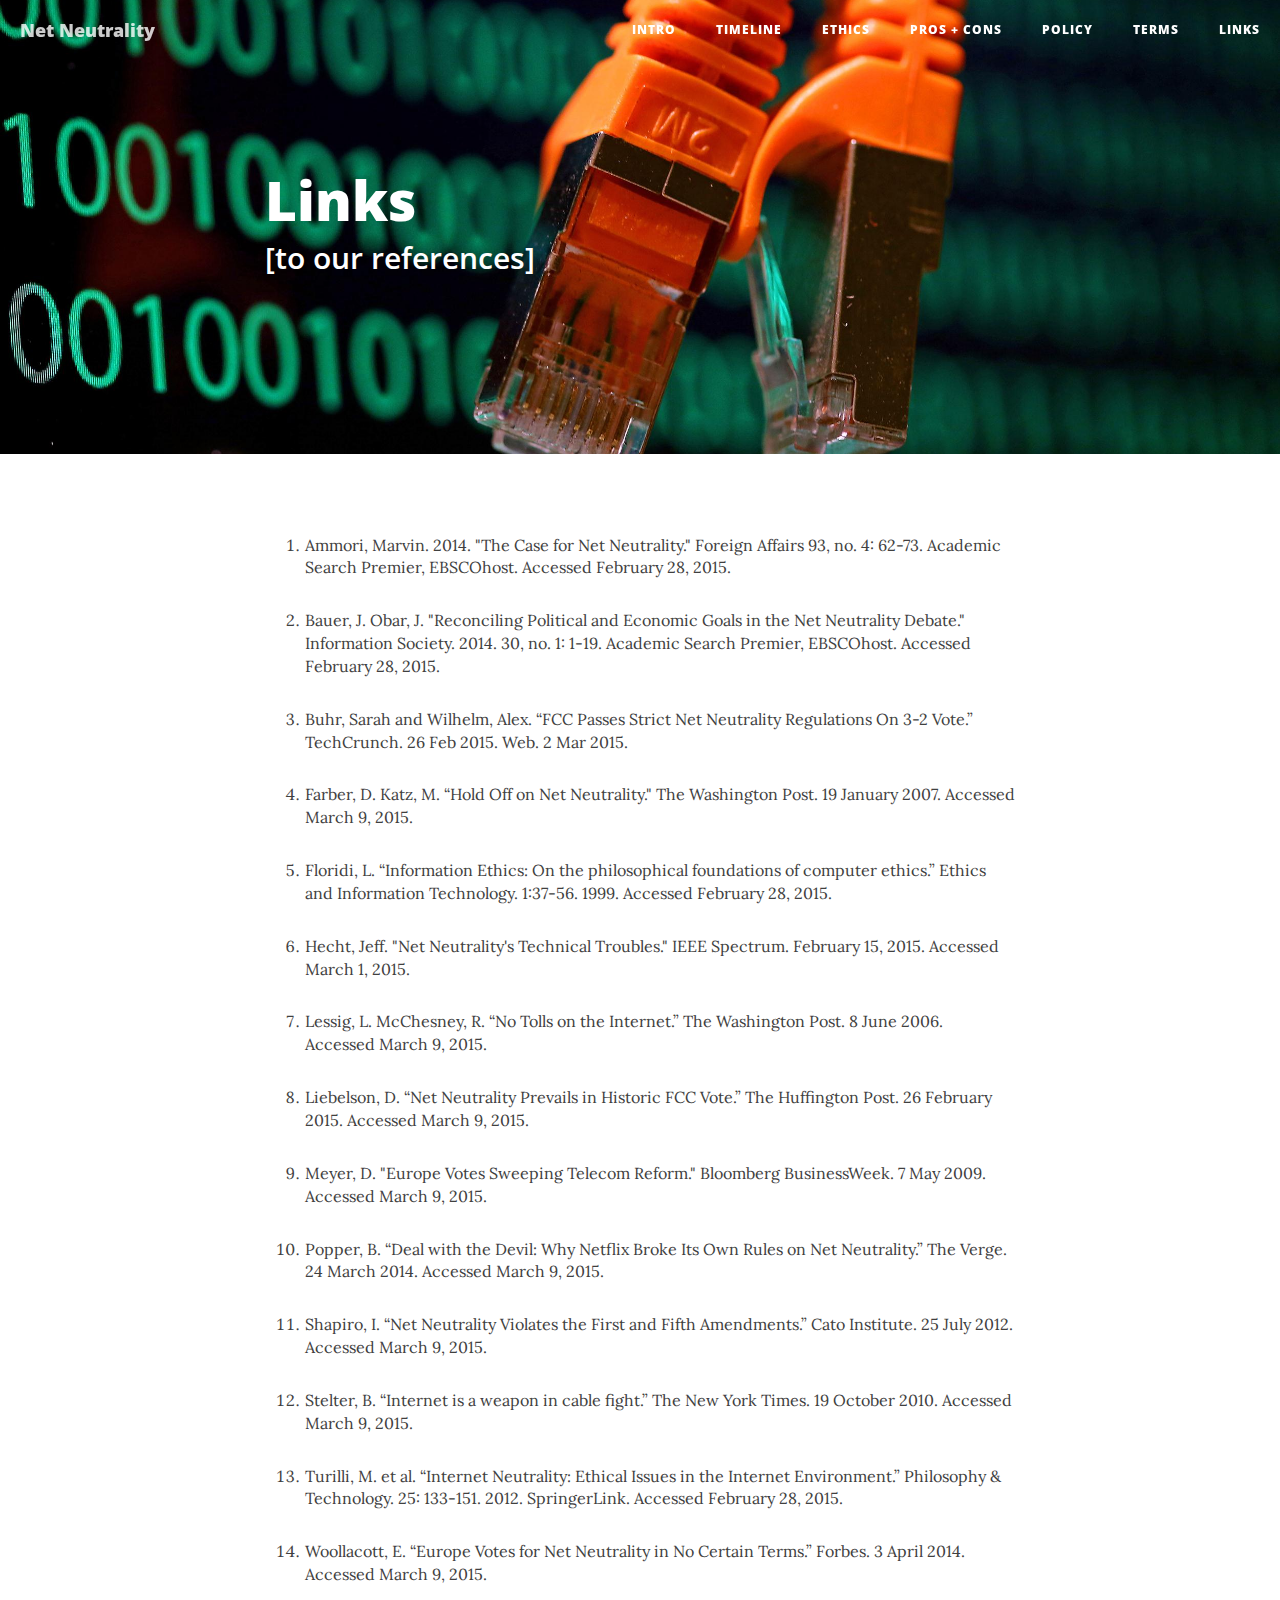
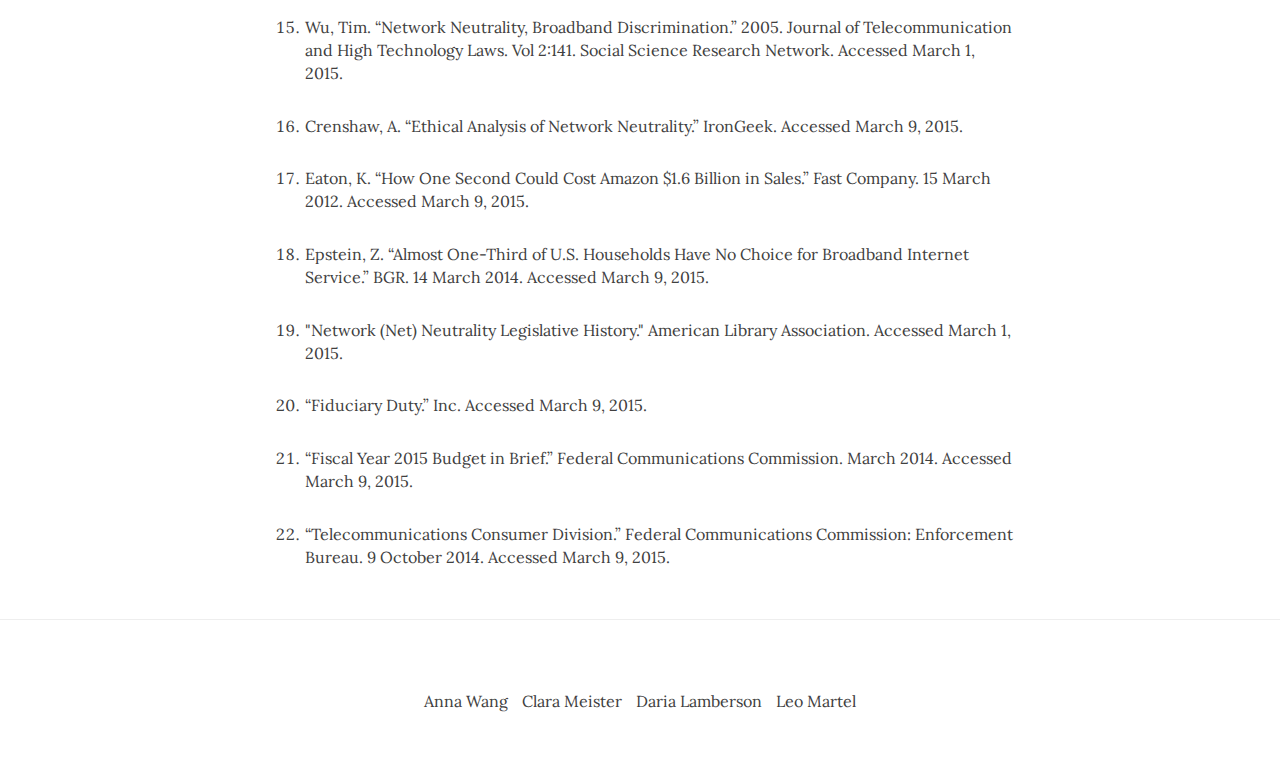
<file: links.html>
<!DOCTYPE html>
<html lang="en">

<head>

    <meta charset="utf-8">
    <meta http-equiv="X-UA-Compatible" content="IE=edge">
    <meta name="viewport" content="width=device-width, initial-scale=1">
    <meta name="description" content="">
    <meta name="author" content="">

    <title>Net Neutrality</title>

    <!-- Bootstrap Core CSS -->
    <link href="css/bootstrap.min.css" rel="stylesheet">

    <!-- Custom CSS -->
    <link href="css/clean-blog.min.css" rel="stylesheet">

    <!-- Custom Fonts -->
    <link href="http://maxcdn.bootstrapcdn.com/font-awesome/4.1.0/css/font-awesome.min.css" rel="stylesheet" type="text/css">
    <link href='http://fonts.googleapis.com/css?family=Lora:400,700,400italic,700italic' rel='stylesheet' type='text/css'>
    <link href='http://fonts.googleapis.com/css?family=Open+Sans:300italic,400italic,600italic,700italic,800italic,400,300,600,700,800' rel='stylesheet' type='text/css'>

    <!-- HTML5 Shim and Respond.js IE8 support of HTML5 elements and media queries -->
    <!-- WARNING: Respond.js doesn't work if you view the page via file:// -->
    <!--[if lt IE 9]>
        <script src="https://oss.maxcdn.com/libs/html5shiv/3.7.0/html5shiv.js"></script>
        <script src="https://oss.maxcdn.com/libs/respond.js/1.4.2/respond.min.js"></script>
    <![endif]-->

</head>

<body>

    <!-- Navigation -->
    <nav class="navbar navbar-default navbar-custom navbar-fixed-top">
        <div class="container-fluid">
            <!-- Brand and toggle get grouped for better mobile display -->
            <div class="navbar-header page-scroll">
                <button type="button" class="navbar-toggle" data-toggle="collapse" data-target="#bs-example-navbar-collapse-1">
                    <span class="sr-only">Toggle navigation</span>
                    <span class="icon-bar"></span>
                    <span class="icon-bar"></span>
                    <span class="icon-bar"></span>
                </button>
                <a class="navbar-brand" href="index.html">Net Neutrality</a>
            </div>

            <!-- Collect the nav links, forms, and other content for toggling -->
            <div class="collapse navbar-collapse" id="bs-example-navbar-collapse-1">
              <ul class="nav navbar-nav navbar-right">
                <li>
                  <a href="index.html">Intro</a>
                </li>
                <li>
                  <a href="timeline.html">Timeline</a>
                </li>
                <li>
                  <a href="ethics.html">Ethics</a>
                </li>
                <li>
                  <a href="prosandcons.html">Pros + Cons</a>
                </li>
                <li>
                  <a href="policy.html">Policy</a>
                </li>
                <li>
                  <a href="terms.html">Terms</a>
                </li>
                <li>
                  <a href="links.html">Links</a>
                </li>
                <!-- TODO: to add a new page, dupe this file then add it to the navbar here -->
              </ul>
            </div>
            <!-- /.navbar-collapse -->
        </div>
        <!-- /.container -->
    </nav>

    <!-- Page Header -->
    <!-- Set your background image for this header on the line below. -->
    <header class="intro-header" style="background-image: url('img/header_img.jpg')">
        <div class="container">
            <div class="row">
                <div class="col-lg-8 col-lg-offset-2 col-md-10 col-md-offset-1">
                    <div class="post-heading">
                        <h1>Links</h1>
                        <h2 class="subheading">[to our references]</h2>
                    </div>
                </div>
            </div>
        </div>
    </header>

    <!-- Post Content -->
    <article>
        <div class="container">
            <div class="row">
                <div class="col-lg-8 col-lg-offset-2 col-md-10 col-md-offset-1">
                    <ol type="1">
                        <li>Ammori, Marvin. 2014. "The Case for Net Neutrality." Foreign Affairs 93, no. 4: 62-73. Academic Search Premier, EBSCOhost. Accessed February 28, 2015.</li>

                        <li>Bauer, J. Obar, J. "Reconciling Political and Economic Goals in the Net Neutrality Debate." Information Society. 2014. 30, no. 1: 1-19. Academic Search Premier, EBSCOhost. Accessed February 28, 2015.</li>

                        <li>Buhr, Sarah and Wilhelm, Alex. “<a href="http://techcrunch.com/2015/02/26/fcc-passes-strict-net-neutrality-regulations-on-3-2-vote/#L55cTC:MtR" target="_blank">FCC Passes Strict Net Neutrality Regulations On 3-2 Vote</a>.” TechCrunch. 26 Feb 2015. Web. 2 Mar 2015.</li>

                        <li>Farber, D. Katz, M. “<a href="http://www.washingtonpost.com/wp-dyn/content/article/2007/01/18/AR2007011801508.html" target="_blank">Hold Off on Net Neutrality</a>." The Washington Post. 19 January 2007. Accessed March 9, 2015.</li>

                        <li>Floridi, L. “<a href="http://citeseerx.ist.psu.edu/viewdoc/download?doi=10.1.1.64.6700&rep=rep1&type=pdf" target="_blank">Information Ethics: On the philosophical foundations of computer ethics</a>.” Ethics and Information Technology. 1:37-56. 1999. Accessed February 28, 2015.</li>

                        <li>Hecht, Jeff. "<a href="http://spectrum.ieee.org/telecom/internet/net-neutralitys-technical-troubles" target="_blank">Net Neutrality's Technical Troubles</a>." IEEE Spectrum. February 15, 2015. Accessed March 1, 2015.</li>

                        <li>Lessig, L. McChesney, R. “<a href="http://www.washingtonpost.com/wp-dyn/content/article/2006/06/07/AR2006060702108.html" target="_blank">No Tolls on the Internet</a>.” The Washington Post. 8 June 2006. Accessed March 9, 2015.</li>

                        <li>Liebelson, D. “<a href="http://www.huffingtonpost.com/2015/02/26/net-neutrality-fcc-vote_n_6761702.html" target="_blank">Net Neutrality Prevails in Historic FCC Vote</a>.” The Huffington Post. 26 February 2015. Accessed March 9, 2015.</li>

                        <li>Meyer, D. "<a href="http://www.businessweek.com/globalbiz/content/may2009/gb2009057_886976.htm?chan=top+news_top+news+index+-+temp_global+business" target="_blank">Europe Votes Sweeping Telecom Reform</a>." Bloomberg BusinessWeek. 7 May 2009. Accessed March 9, 2015.</li>

                        <li>Popper, B. “<a href="http://www.theverge.com/2014/3/24/5541916/netflix-deal-with-the-devil-why-reed-hastings-violated-his-principles" target="_blank">Deal with the Devil: Why Netflix Broke Its Own Rules on Net Neutrality</a>.” The Verge. 24 March 2014. Accessed March 9, 2015.</li>

                        <li>Shapiro, I. “<a href="http://www.cato.org/blog/net-neutrality-violates-first-fifth-amendments" target="_blank">Net Neutrality Violates the First and Fifth Amendments</a>.” Cato Institute. 25 July 2012. Accessed March 9, 2015.</li>

                        <li>Stelter, B. “<a href="http://www.nytimes.com/2010/10/20/business/media/20hulu.html?_r=0" target="_blank">Internet is a weapon in cable fight</a>.” The New York Times. 19 October 2010. Accessed March 9, 2015.</li>

                        <li>Turilli, M. et al. “<a href="http://link.springer.com/article/10.1007/s13347-011-0039-2" target="_blank">Internet Neutrality: Ethical Issues in the Internet Environment</a>.” Philosophy & Technology. 25: 133-151. 2012. SpringerLink. Accessed February 28, 2015.</li>

                        <li>Woollacott, E. “<a href="http://www.forbes.com/sites/emmawoollacott/2014/04/03/europe-votes-for-net-neutrality-in-no-uncertain-terms/" target="_blank">Europe Votes for Net Neutrality in No Certain Terms</a>.” Forbes. 3 April 2014. Accessed March 9, 2015.</li>

                        <li>Wu, Tim. “<a href="http://papers.ssrn.com/sol3/papers.cfm?abstract_id=388863" target="_blank">Network Neutrality, Broadband Discrimination</a>.” 2005. Journal of Telecommunication and High Technology Laws. Vol 2:141. Social Science Research Network. Accessed March 1, 2015.</li>

                        <li>Crenshaw, A. “<a href="http://www.irongeek.com/i.php?page=security/network-neutrality-ethics" target="_blank">Ethical Analysis of Network Neutrality</a>.” IronGeek. Accessed March 9, 2015.</li>

                        <li>Eaton, K. “<a href="http://www.fastcompany.com/1825005/how-one-second-could-cost-amazon-16-billion-sales" target="_blank">How One Second Could Cost Amazon $1.6 Billion in Sales</a>.” Fast Company. 15 March 2012. Accessed March 9, 2015.</li>

                        <li>Epstein, Z. “<a href="http://bgr.com/2014/03/14/home-internet-service-competition-lacking/" target="_blank">Almost One-Third of U.S. Households Have No Choice for Broadband Internet Service</a>.” BGR. 14 March 2014. Accessed March 9, 2015.</li>

                        <li>"<a href="http://www.ala.org/advocacy/telecom/netneutrality" target="_blank">Network (Net) Neutrality Legislative History</a>." American Library Association. Accessed March 1, 2015.</li>

                        <li>“<a href="http://www.inc.com/encyclopedia/fiduciary-duty.html" target="_blank">Fiduciary Duty</a>.” Inc. Accessed March 9, 2015.</li>

                        <li>“<a href="https://apps.fcc.gov/edocs_public/attachmatch/DOC-325872A1.pdf" target="_blank">Fiscal Year 2015 Budget in Brief</a>.” Federal Communications Commission. March 2014. Accessed March 9, 2015.</li>

                        <li>“<a href="http://transition.fcc.gov/eb/tcd/" target="_blank">Telecommunications Consumer Division</a>.” Federal Communications Commission: Enforcement Bureau. 9 October 2014. Accessed March 9, 2015.</li>
                </div>
            </div>
        </div>
    </article>

    <hr>

    <!-- Footer -->
    <footer>
        <div class="container">
            <div class="row">
              <div class="col-lg-8 col-lg-offset-2 col-md-10 col-md-offset-1">
                    <ul class="list-inline text-center">
                        <li>
                          <a href="https://www.linkedin.com/in/annaxwang" target="_blank">
                            Anna Wang
                          </a>
                        </li>
                        <li>
                          <a href="http://www.linkedin.com/pub/clara-meister/7a/87a/930/en" target="_blank">
                            Clara Meister
                          </a>
                        </li>
                        <li>
                          <a href="http://daria.sensoray.net" target="_blank">
                            Daria Lamberson
                          </a>
                        </li>
                        <li>
                          <a href="http://lpm.io" target="_blank">
                            Leo Martel
                          </a>
                    </ul>
                </div>
            </div>
        </div>
    </footer>

    <!-- jQuery -->
    <script src="js/jquery.js"></script>

    <!-- Bootstrap Core JavaScript -->
    <script src="js/bootstrap.min.js"></script>

    <!-- Custom Theme JavaScript -->
    <script src="js/clean-blog.min.js"></script>

</body>

</html>
</file>
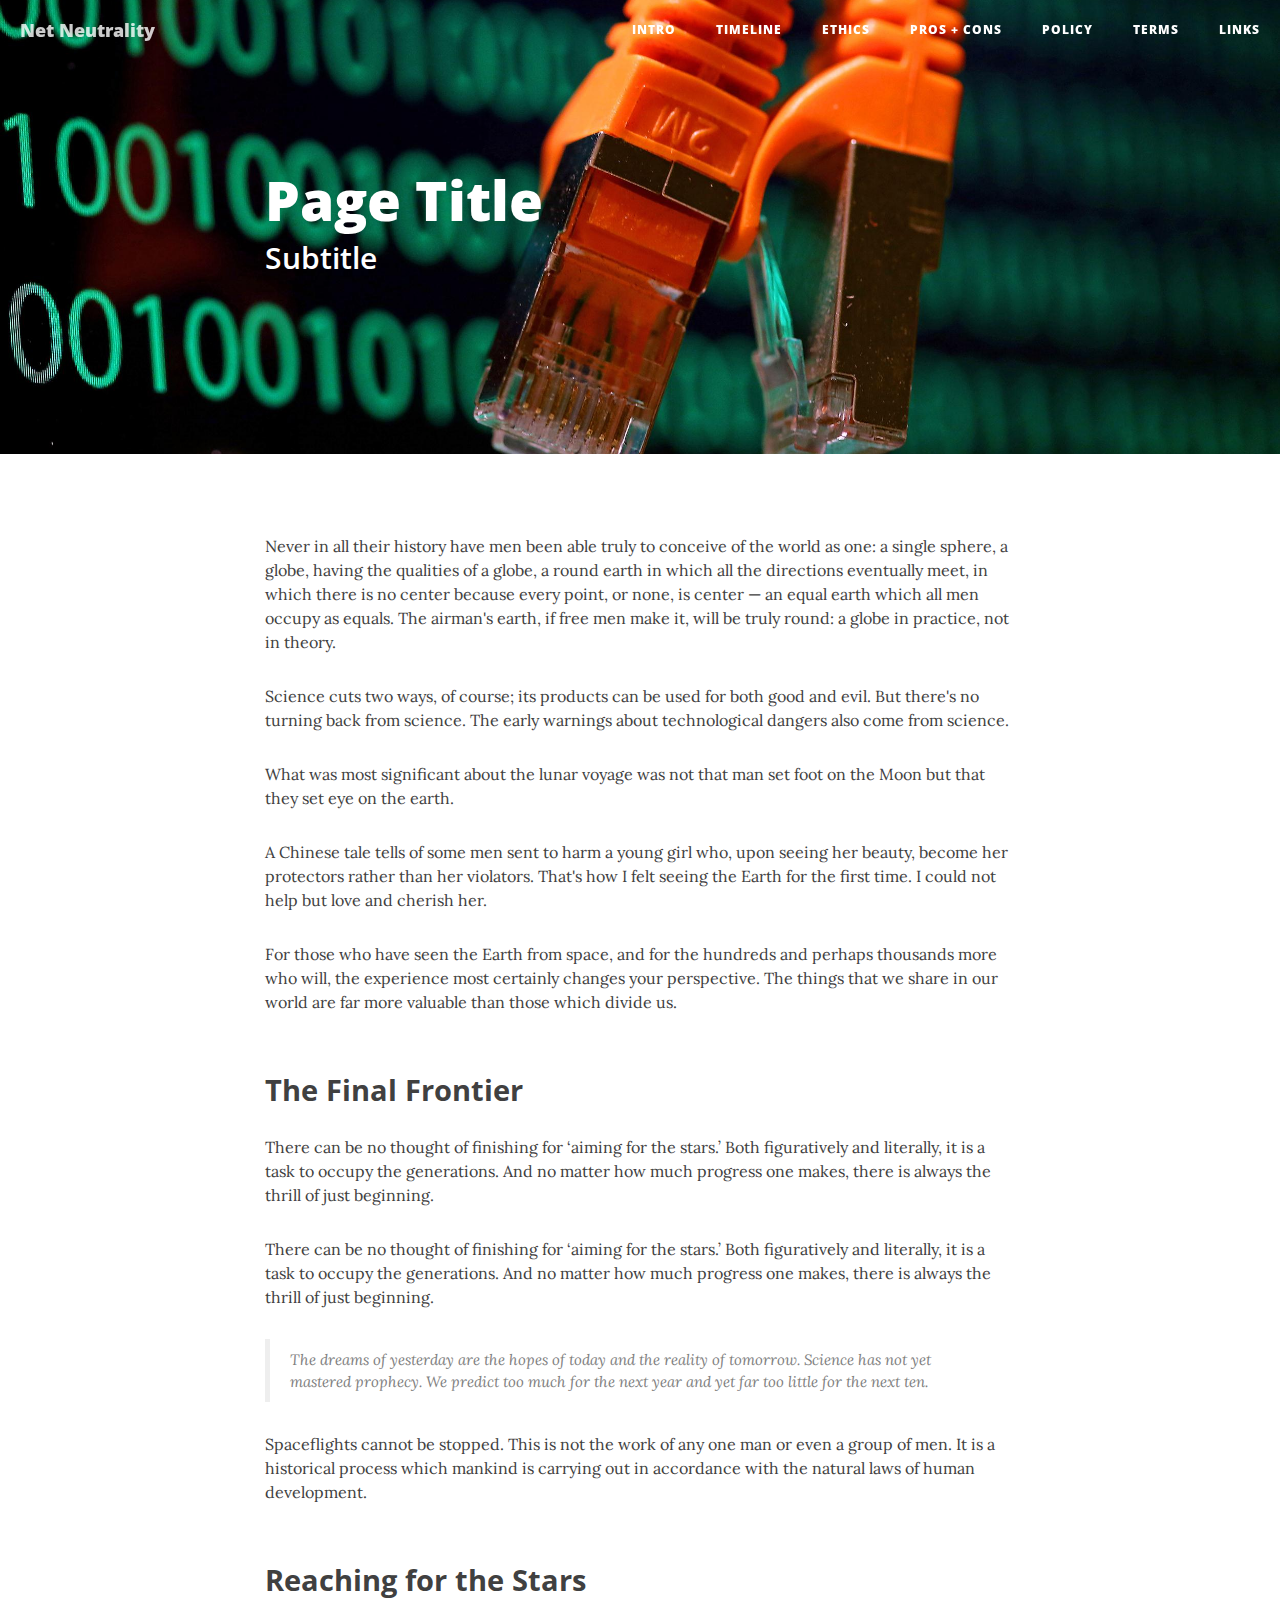
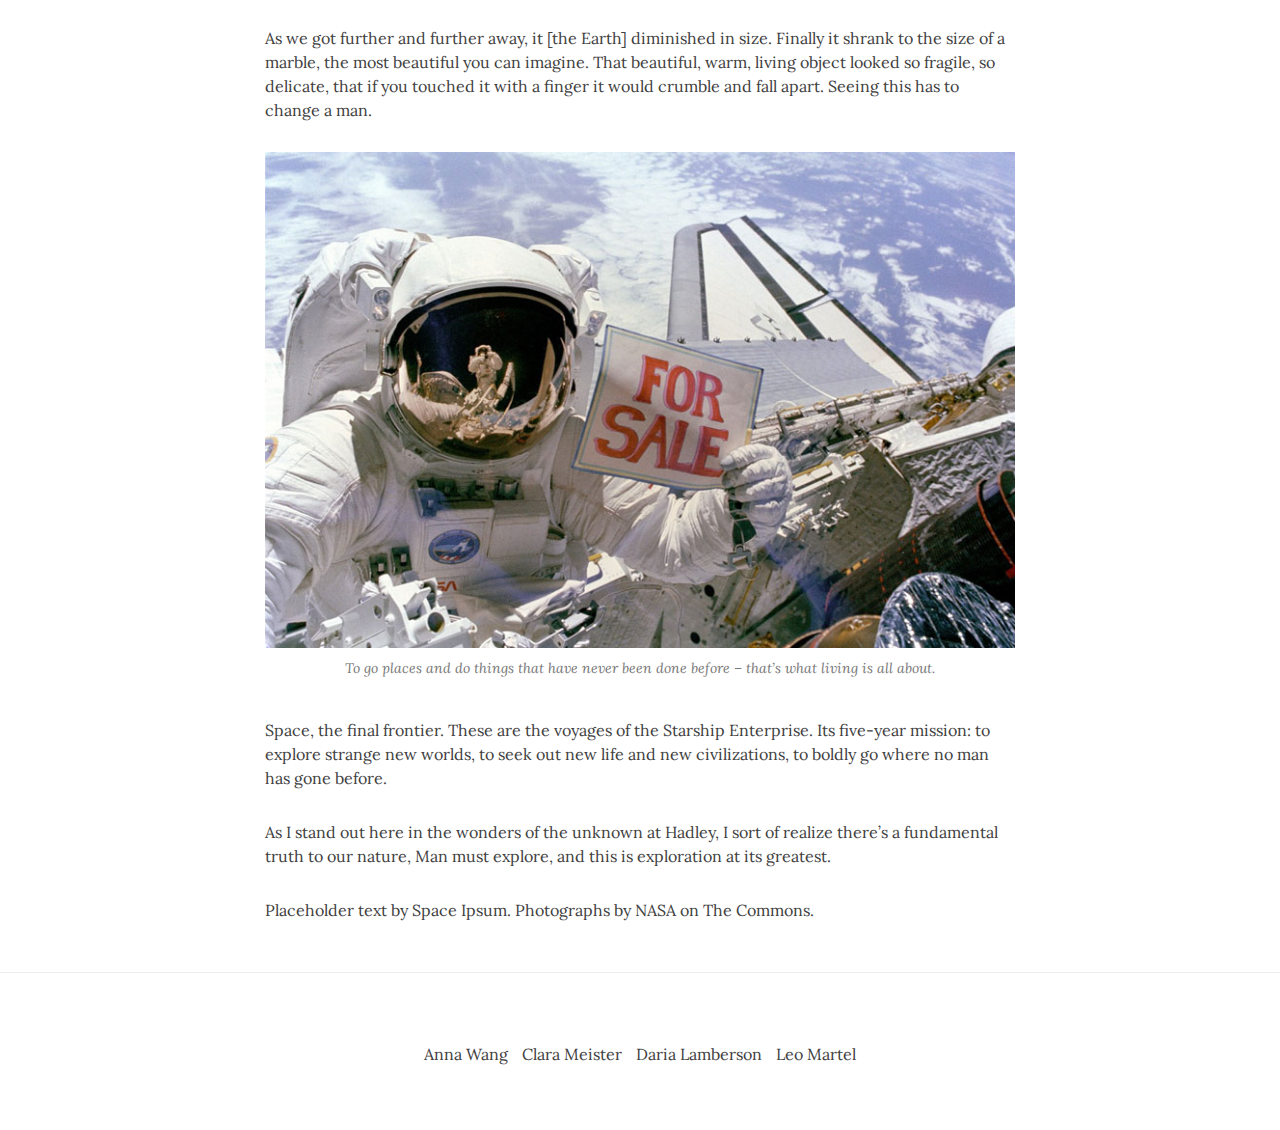
<file: page-template.html>
<!DOCTYPE html>
<html lang="en">

<head>

    <meta charset="utf-8">
    <meta http-equiv="X-UA-Compatible" content="IE=edge">
    <meta name="viewport" content="width=device-width, initial-scale=1">
    <meta name="description" content="">
    <meta name="author" content="">

    <title>Net Neutrality</title>

    <!-- Bootstrap Core CSS -->
    <link href="css/bootstrap.min.css" rel="stylesheet">

    <!-- Custom CSS -->
    <link href="css/clean-blog.min.css" rel="stylesheet">

    <!-- Custom Fonts -->
    <link href="http://maxcdn.bootstrapcdn.com/font-awesome/4.1.0/css/font-awesome.min.css" rel="stylesheet" type="text/css">
    <link href='http://fonts.googleapis.com/css?family=Lora:400,700,400italic,700italic' rel='stylesheet' type='text/css'>
    <link href='http://fonts.googleapis.com/css?family=Open+Sans:300italic,400italic,600italic,700italic,800italic,400,300,600,700,800' rel='stylesheet' type='text/css'>

    <!-- HTML5 Shim and Respond.js IE8 support of HTML5 elements and media queries -->
    <!-- WARNING: Respond.js doesn't work if you view the page via file:// -->
    <!--[if lt IE 9]>
        <script src="https://oss.maxcdn.com/libs/html5shiv/3.7.0/html5shiv.js"></script>
        <script src="https://oss.maxcdn.com/libs/respond.js/1.4.2/respond.min.js"></script>
    <![endif]-->

</head>

<body>

    <!-- Navigation -->
    <nav class="navbar navbar-default navbar-custom navbar-fixed-top">
        <div class="container-fluid">
            <!-- Brand and toggle get grouped for better mobile display -->
            <div class="navbar-header page-scroll">
                <button type="button" class="navbar-toggle" data-toggle="collapse" data-target="#bs-example-navbar-collapse-1">
                    <span class="sr-only">Toggle navigation</span>
                    <span class="icon-bar"></span>
                    <span class="icon-bar"></span>
                    <span class="icon-bar"></span>
                </button>
                <a class="navbar-brand" href="index.html">Net Neutrality</a>
            </div>

            <!-- Collect the nav links, forms, and other content for toggling -->
            <div class="collapse navbar-collapse" id="bs-example-navbar-collapse-1">
              <ul class="nav navbar-nav navbar-right">
                <li>
                  <a href="index.html">Intro</a>
                </li>
                <li>
                  <a href="timeline.html">Timeline</a>
                </li>
                <li>
                  <a href="ethics.html">Ethics</a>
                </li>
                <li>
                  <a href="prosandcons.html">Pros + Cons</a>
                </li>
                <li>
                  <a href="policy.html">Policy</a>
                </li>
                <li>
                  <a href="terms.html">Terms</a>
                </li>
                <li>
                  <a href="links.html">Links</a>
                </li>
                <!-- TODO: to add a new page, dupe this file then add it to the navbar here -->
              </ul>
            </div>
            <!-- /.navbar-collapse -->
        </div>
        <!-- /.container -->
    </nav>

    <!-- Page Header -->
    <!-- Set your background image for this header on the line below. -->
    <header class="intro-header" style="background-image: url('img/header_img.jpg')">
        <div class="container">
            <div class="row">
                <div class="col-lg-8 col-lg-offset-2 col-md-10 col-md-offset-1">
                    <div class="post-heading">
                        <h1>Page Title</h1>
                        <h2 class="subheading">Subtitle</h2>
                    </div>
                </div>
            </div>
        </div>
    </header>

    <!-- Post Content -->
    <article>
        <div class="container">
            <div class="row">
                <div class="col-lg-8 col-lg-offset-2 col-md-10 col-md-offset-1">
                    <p>Never in all their history have men been able truly to conceive of the world as one: a single sphere, a globe, having the qualities of a globe, a round earth in which all the directions eventually meet, in which there is no center because every point, or none, is center — an equal earth which all men occupy as equals. The airman's earth, if free men make it, will be truly round: a globe in practice, not in theory.</p>

                    <p>Science cuts two ways, of course; its products can be used for both good and evil. But there's no turning back from science. The early warnings about technological dangers also come from science.</p>

                    <p>What was most significant about the lunar voyage was not that man set foot on the Moon but that they set eye on the earth.</p>

                    <p>A Chinese tale tells of some men sent to harm a young girl who, upon seeing her beauty, become her protectors rather than her violators. That's how I felt seeing the Earth for the first time. I could not help but love and cherish her.</p>

                    <p>For those who have seen the Earth from space, and for the hundreds and perhaps thousands more who will, the experience most certainly changes your perspective. The things that we share in our world are far more valuable than those which divide us.</p>

                    <h2 class="section-heading">The Final Frontier</h2>

                    <p>There can be no thought of finishing for ‘aiming for the stars.’ Both figuratively and literally, it is a task to occupy the generations. And no matter how much progress one makes, there is always the thrill of just beginning.</p>

                    <p>There can be no thought of finishing for ‘aiming for the stars.’ Both figuratively and literally, it is a task to occupy the generations. And no matter how much progress one makes, there is always the thrill of just beginning.</p>

                    <blockquote>The dreams of yesterday are the hopes of today and the reality of tomorrow. Science has not yet mastered prophecy. We predict too much for the next year and yet far too little for the next ten.</blockquote>

                    <p>Spaceflights cannot be stopped. This is not the work of any one man or even a group of men. It is a historical process which mankind is carrying out in accordance with the natural laws of human development.</p>

                    <h2 class="section-heading">Reaching for the Stars</h2>

                    <p>As we got further and further away, it [the Earth] diminished in size. Finally it shrank to the size of a marble, the most beautiful you can imagine. That beautiful, warm, living object looked so fragile, so delicate, that if you touched it with a finger it would crumble and fall apart. Seeing this has to change a man.</p>

                    <a href="#">
                        <img class="img-responsive" src="img/post-sample-image.jpg" alt="">
                    </a>
                    <span class="caption text-muted">To go places and do things that have never been done before – that’s what living is all about.</span>

                    <p>Space, the final frontier. These are the voyages of the Starship Enterprise. Its five-year mission: to explore strange new worlds, to seek out new life and new civilizations, to boldly go where no man has gone before.</p>

                    <p>As I stand out here in the wonders of the unknown at Hadley, I sort of realize there’s a fundamental truth to our nature, Man must explore, and this is exploration at its greatest.</p>

                    <p>Placeholder text by <a href="http://spaceipsum.com/">Space Ipsum</a>. Photographs by <a href="https://www.flickr.com/photos/nasacommons/">NASA on The Commons</a>.</p>
                </div>
            </div>
        </div>
    </article>

    <hr>

    <!-- Footer -->
    <footer>
        <div class="container">
            <div class="row">
              <div class="col-lg-8 col-lg-offset-2 col-md-10 col-md-offset-1">
                    <ul class="list-inline text-center">
                        <li>
                          <a href="#">
                            Anna Wang
                          </a>
                        </li>
                        <li>
                          <a href="#">
                            Clara Meister
                          </a>
                        </li>
                        <li>
                          <a href="#">
                            Daria Lamberson
                          </a>
                        </li>
                        <li>
                          <a href="#">
                            Leo Martel
                          </a>
                        </li>
                    </ul>
                </div>
            </div>
        </div>
    </footer>

    <!-- jQuery -->
    <script src="js/jquery.js"></script>

    <!-- Bootstrap Core JavaScript -->
    <script src="js/bootstrap.min.js"></script>

    <!-- Custom Theme JavaScript -->
    <script src="js/clean-blog.min.js"></script>

</body>

</html>
</file>
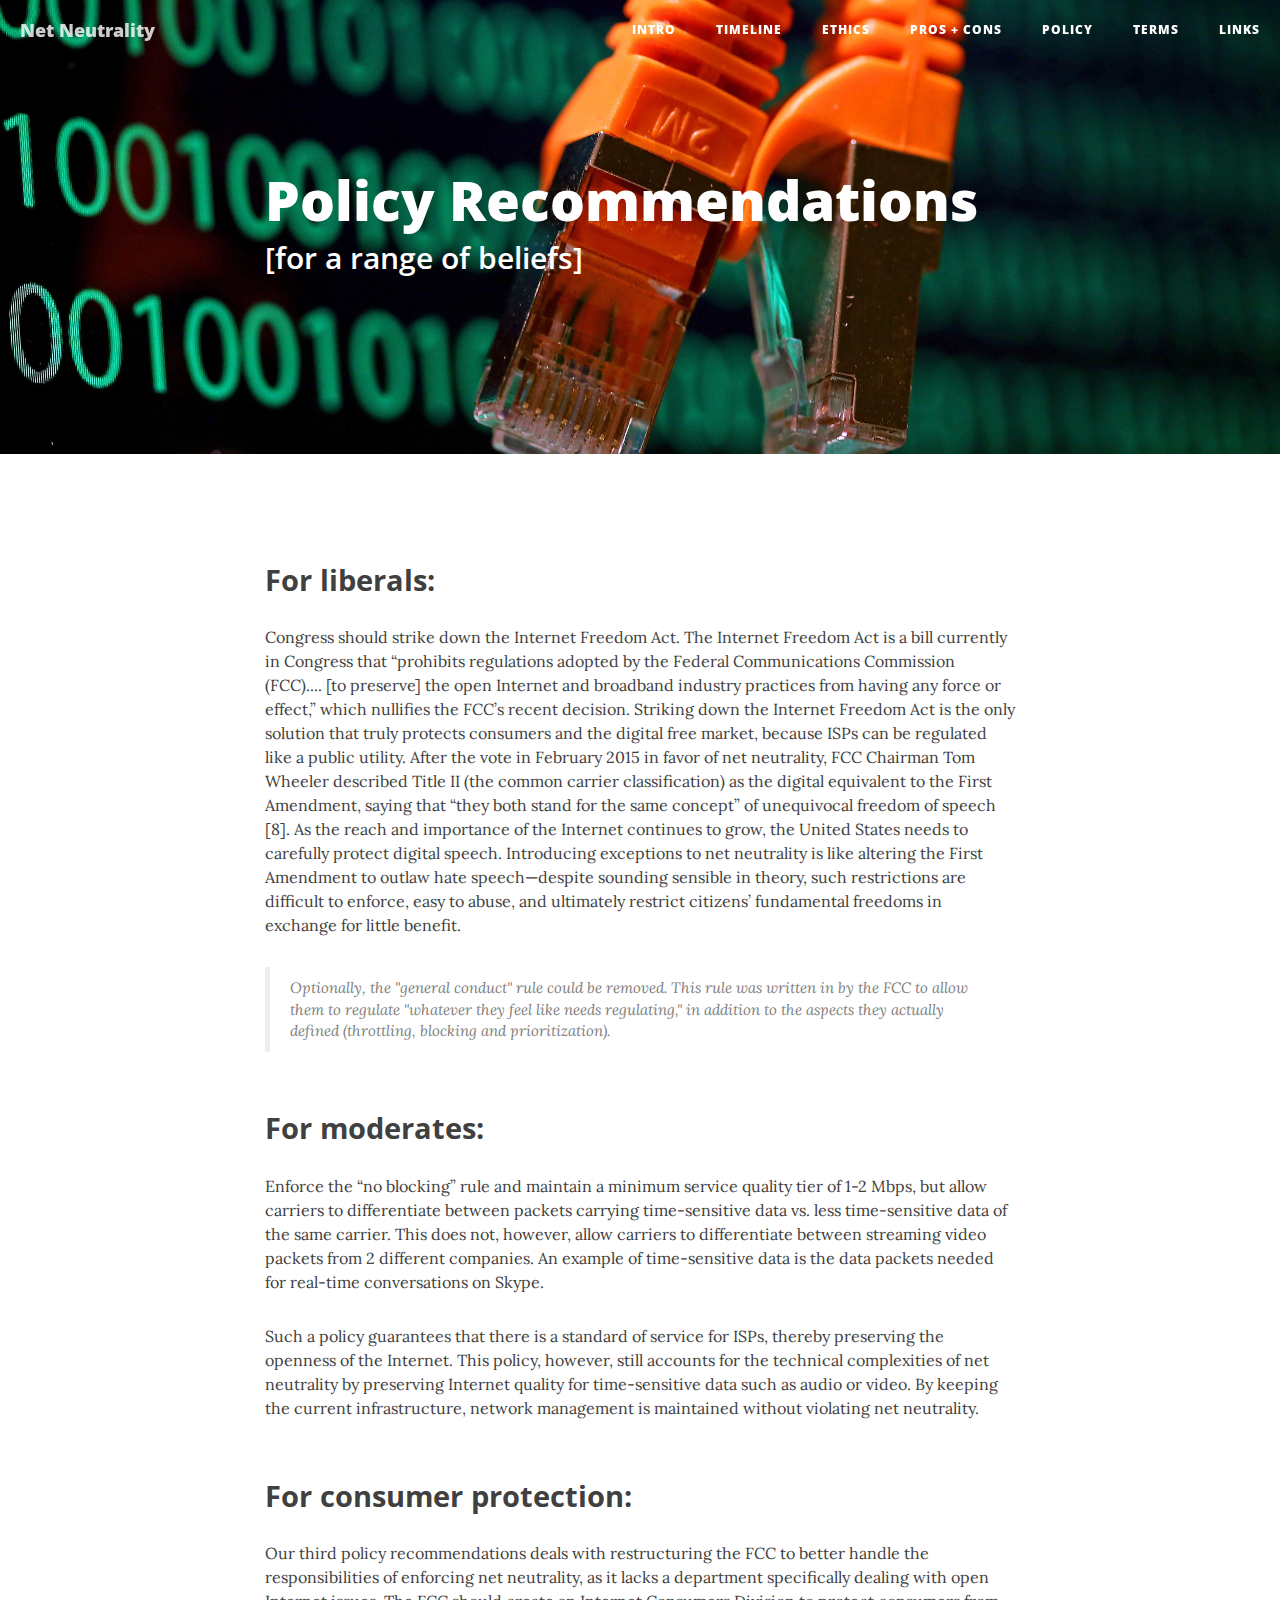
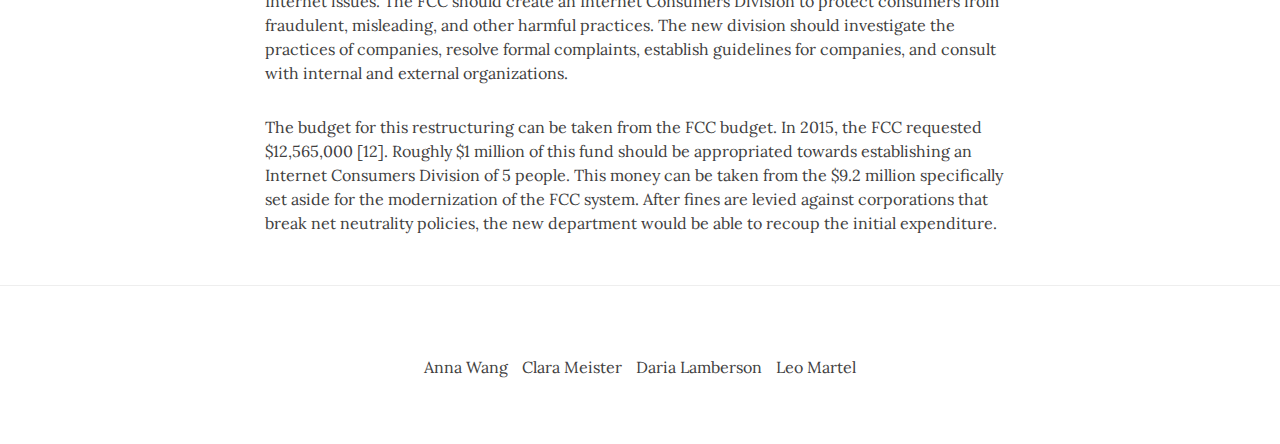
<file: policy.html>
<!DOCTYPE html>
<html lang="en">

<head>

    <meta charset="utf-8">
    <meta http-equiv="X-UA-Compatible" content="IE=edge">
    <meta name="viewport" content="width=device-width, initial-scale=1">
    <meta name="description" content="">
    <meta name="author" content="">

    <title>Net Neutrality</title>

    <!-- Bootstrap Core CSS -->
    <link href="css/bootstrap.min.css" rel="stylesheet">

    <!-- Custom CSS -->
    <link href="css/clean-blog.min.css" rel="stylesheet">

    <!-- Custom Fonts -->
    <link href="http://maxcdn.bootstrapcdn.com/font-awesome/4.1.0/css/font-awesome.min.css" rel="stylesheet" type="text/css">
    <link href='http://fonts.googleapis.com/css?family=Lora:400,700,400italic,700italic' rel='stylesheet' type='text/css'>
    <link href='http://fonts.googleapis.com/css?family=Open+Sans:300italic,400italic,600italic,700italic,800italic,400,300,600,700,800' rel='stylesheet' type='text/css'>

    <!-- HTML5 Shim and Respond.js IE8 support of HTML5 elements and media queries -->
    <!-- WARNING: Respond.js doesn't work if you view the page via file:// -->
    <!--[if lt IE 9]>
        <script src="https://oss.maxcdn.com/libs/html5shiv/3.7.0/html5shiv.js"></script>
        <script src="https://oss.maxcdn.com/libs/respond.js/1.4.2/respond.min.js"></script>
    <![endif]-->

</head>

<body>

    <!-- Navigation -->
    <nav class="navbar navbar-default navbar-custom navbar-fixed-top">
        <div class="container-fluid">
            <!-- Brand and toggle get grouped for better mobile display -->
            <div class="navbar-header page-scroll">
                <button type="button" class="navbar-toggle" data-toggle="collapse" data-target="#bs-example-navbar-collapse-1">
                    <span class="sr-only">Toggle navigation</span>
                    <span class="icon-bar"></span>
                    <span class="icon-bar"></span>
                    <span class="icon-bar"></span>
                </button>
                <a class="navbar-brand" href="index.html">Net Neutrality</a>
            </div>

            <!-- Collect the nav links, forms, and other content for toggling -->
            <div class="collapse navbar-collapse" id="bs-example-navbar-collapse-1">
              <ul class="nav navbar-nav navbar-right">
                <li>
                  <a href="index.html">Intro</a>
                </li>
                <li>
                  <a href="timeline.html">Timeline</a>
                </li>
                <li>
                  <a href="ethics.html">Ethics</a>
                </li>
                <li>
                  <a href="prosandcons.html">Pros + Cons</a>
                </li>
                <li>
                  <a href="policy.html">Policy</a>
                </li>
                <li>
                  <a href="terms.html">Terms</a>
                </li>
                <li>
                  <a href="links.html">Links</a>
                </li>
                <!-- TODO: to add a new page, dupe this file then add it to the navbar here -->
              </ul>
            </div>
            <!-- /.navbar-collapse -->
        </div>
        <!-- /.container -->
    </nav>

    <!-- Page Header -->
    <!-- Set your background image for this header on the line below. -->
    <header class="intro-header" style="background-image: url('img/header_img.jpg')">
        <div class="container">
            <div class="row">
                <div class="col-lg-8 col-lg-offset-2 col-md-10 col-md-offset-1">
                    <div class="post-heading">
                        <h1>Policy Recommendations</h1>
                        <h2 class="subheading">[for a range of beliefs]</h2>
                    </div>
                </div>
            </div>
        </div>
    </header>

    <!-- Post Content -->
    <article>
        <div class="container">
            <div class="row">
                <div class="col-lg-8 col-lg-offset-2 col-md-10 col-md-offset-1">
                    <h2 class="section-heading">For liberals:</h2>

                    <p>Congress should strike down the Internet Freedom Act. The Internet Freedom Act is a bill currently in Congress that “prohibits regulations adopted by the Federal Communications Commission (FCC).... [to preserve] the open Internet and broadband industry practices from having any force or effect,” which nullifies the FCC’s recent decision. Striking down the Internet Freedom Act is the only solution that truly protects consumers and the digital free market, because ISPs can be regulated like a public utility. After the vote in February 2015 in favor of net neutrality, FCC Chairman Tom Wheeler described Title II (the common carrier classification) as the digital equivalent to the First Amendment, saying that “they both stand for the same concept” of unequivocal freedom of speech [<a href="links.html">8</a>]. As the reach and importance of the Internet continues to grow, the United States needs to carefully protect digital speech. Introducing exceptions to net neutrality is like altering the First Amendment to outlaw hate speech&mdash;despite sounding sensible in theory, such restrictions are difficult to enforce, easy to abuse, and ultimately restrict citizens’ fundamental freedoms in exchange for little benefit.</p>

                    <blockquote>Optionally, the "general conduct" rule could be removed. This rule was written in by the FCC to allow them to regulate "whatever they feel like needs regulating," in addition to the aspects they actually defined (throttling, blocking and prioritization).</blockquote>

                    <h2 class="section-heading">For moderates:</h2>

                    <p>Enforce the “no blocking” rule and maintain a minimum service quality tier of 1-2 <a href="terms.html#mbps">Mbps</a>, but allow carriers to differentiate between packets carrying time-sensitive data vs. less time-sensitive data of the same carrier. This does not, however, allow carriers to differentiate between streaming video packets from 2 different companies. An example of time-sensitive data is the data packets needed for real-time conversations on Skype.</p>

                    <p>Such a policy guarantees that there is a standard of service for ISPs, thereby preserving the openness of the Internet. This policy, however, still accounts for the technical complexities of net neutrality by preserving Internet quality for time-sensitive data such as audio or video. By keeping the current infrastructure, network management is maintained without violating net neutrality.</p>

                    <h2 class="section-heading">For consumer protection:</h2>

                    <p>Our third policy recommendations deals with restructuring the FCC to better handle the responsibilities of enforcing net neutrality, as it lacks a department specifically dealing with open Internet issues. The FCC should create an Internet Consumers Division to protect consumers from fraudulent, misleading, and other harmful practices. The new division should investigate the practices of companies, resolve formal complaints, establish guidelines for companies, and consult with internal and external organizations.</p>

                    <p>The budget for this restructuring can be taken from the FCC budget. In 2015, the FCC requested $12,565,000 [<a href="links.html">12</a>]. Roughly $1 million of this fund should be appropriated towards establishing an Internet Consumers Division of 5 people. This money can be taken from the $9.2 million specifically set aside for the modernization of the FCC system. After fines are levied against corporations that break net neutrality policies, the new department would be able to recoup the initial expenditure.</p>
                </div>
            </div>
        </div>
    </article>

    <hr>

    <!-- Footer -->
    <footer>
        <div class="container">
            <div class="row">
              <div class="col-lg-8 col-lg-offset-2 col-md-10 col-md-offset-1">
                    <ul class="list-inline text-center">
                        <li>
                          <a href="https://www.linkedin.com/in/annaxwang" target="_blank">
                            Anna Wang
                          </a>
                        </li>
                        <li>
                          <a href="http://www.linkedin.com/pub/clara-meister/7a/87a/930/en" target="_blank">
                            Clara Meister
                          </a>
                        </li>
                        <li>
                          <a href="http://daria.sensoray.net" target="_blank">
                            Daria Lamberson
                          </a>
                        </li>
                        <li>
                          <a href="http://lpm.io" target="_blank">
                            Leo Martel
                          </a>
                    </ul>
                </div>
            </div>
        </div>
    </footer>

    <!-- jQuery -->
    <script src="js/jquery.js"></script>

    <!-- Bootstrap Core JavaScript -->
    <script src="js/bootstrap.min.js"></script>

    <!-- Custom Theme JavaScript -->
    <script src="js/clean-blog.min.js"></script>

</body>

</html>
</file>
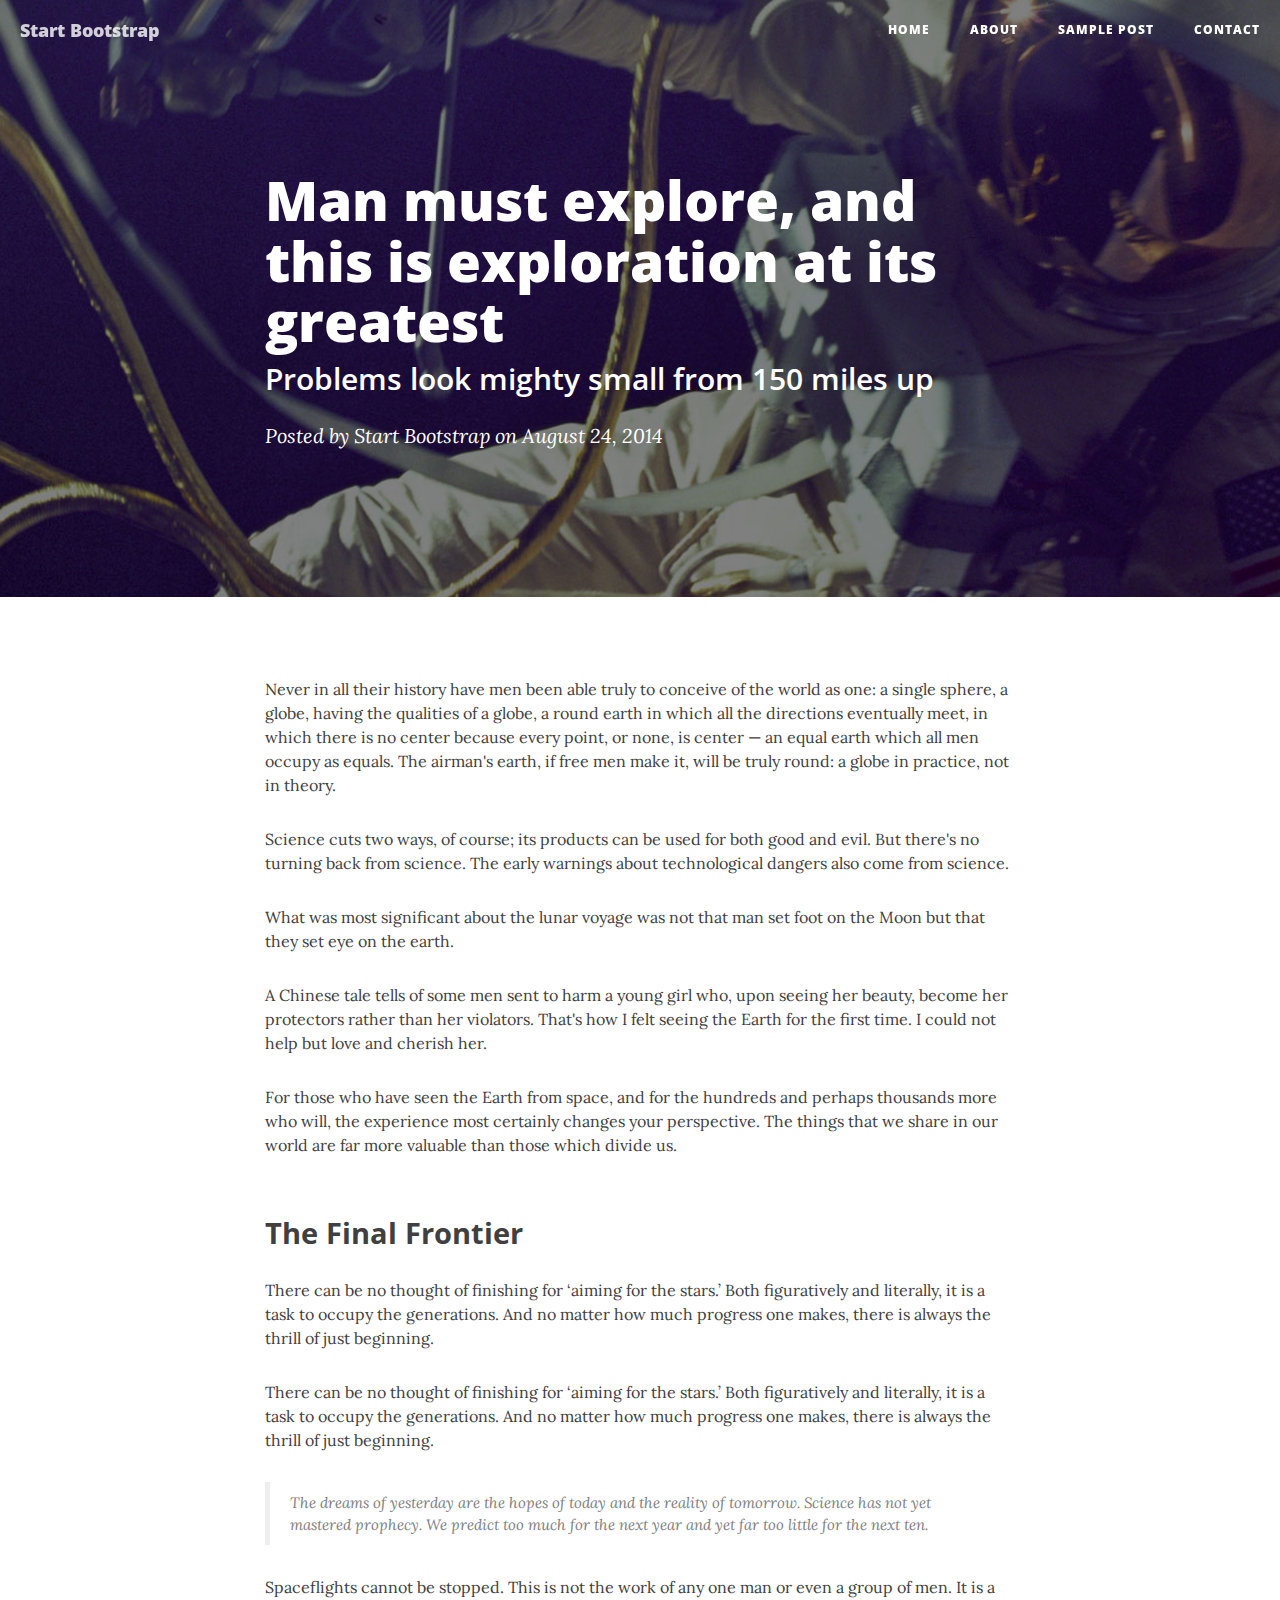
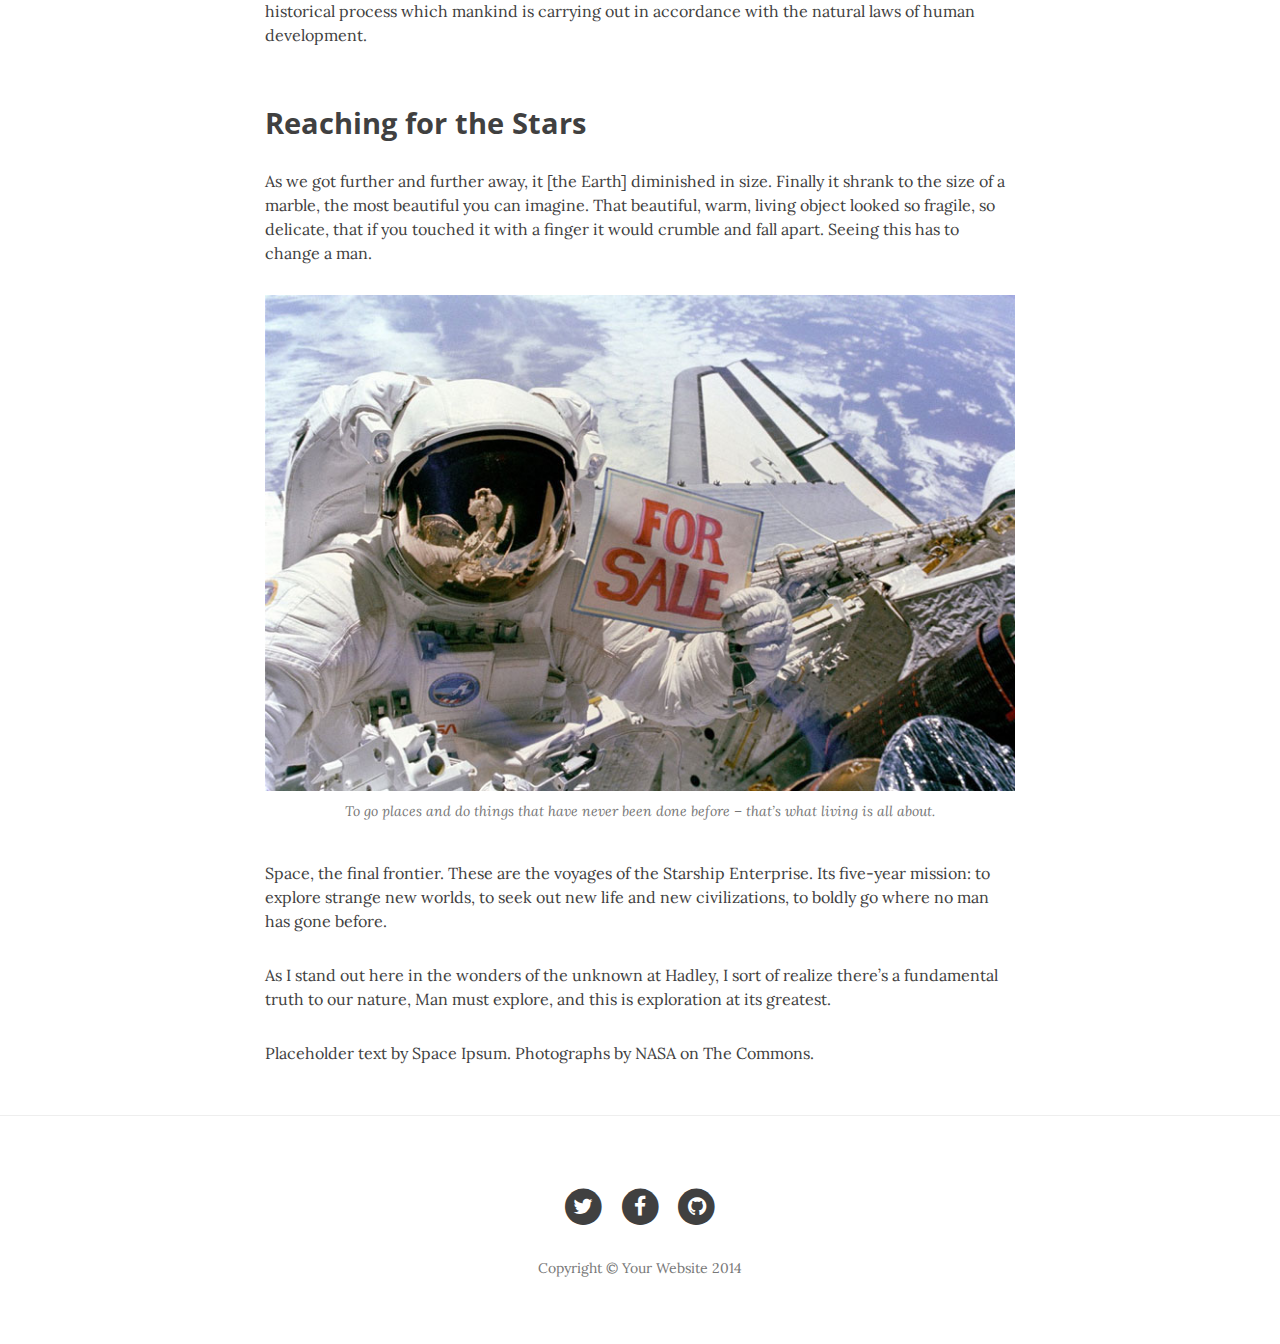
<file: post.html>
<!DOCTYPE html>
<html lang="en">

<head>

    <meta charset="utf-8">
    <meta http-equiv="X-UA-Compatible" content="IE=edge">
    <meta name="viewport" content="width=device-width, initial-scale=1">
    <meta name="description" content="">
    <meta name="author" content="">

    <title>Clean Blog - Sample Post</title>

    <!-- Bootstrap Core CSS -->
    <link href="css/bootstrap.min.css" rel="stylesheet">

    <!-- Custom CSS -->
    <link href="css/clean-blog.min.css" rel="stylesheet">

    <!-- Custom Fonts -->
    <link href="http://maxcdn.bootstrapcdn.com/font-awesome/4.1.0/css/font-awesome.min.css" rel="stylesheet" type="text/css">
    <link href='http://fonts.googleapis.com/css?family=Lora:400,700,400italic,700italic' rel='stylesheet' type='text/css'>
    <link href='http://fonts.googleapis.com/css?family=Open+Sans:300italic,400italic,600italic,700italic,800italic,400,300,600,700,800' rel='stylesheet' type='text/css'>

    <!-- HTML5 Shim and Respond.js IE8 support of HTML5 elements and media queries -->
    <!-- WARNING: Respond.js doesn't work if you view the page via file:// -->
    <!--[if lt IE 9]>
        <script src="https://oss.maxcdn.com/libs/html5shiv/3.7.0/html5shiv.js"></script>
        <script src="https://oss.maxcdn.com/libs/respond.js/1.4.2/respond.min.js"></script>
    <![endif]-->

</head>

<body>

    <!-- Navigation -->
    <nav class="navbar navbar-default navbar-custom navbar-fixed-top">
        <div class="container-fluid">
            <!-- Brand and toggle get grouped for better mobile display -->
            <div class="navbar-header page-scroll">
                <button type="button" class="navbar-toggle" data-toggle="collapse" data-target="#bs-example-navbar-collapse-1">
                    <span class="sr-only">Toggle navigation</span>
                    <span class="icon-bar"></span>
                    <span class="icon-bar"></span>
                    <span class="icon-bar"></span>
                </button>
                <a class="navbar-brand" href="index.html">Start Bootstrap</a>
            </div>

            <!-- Collect the nav links, forms, and other content for toggling -->
            <div class="collapse navbar-collapse" id="bs-example-navbar-collapse-1">
                <ul class="nav navbar-nav navbar-right">
                    <li>
                        <a href="index.html">Home</a>
                    </li>
                    <li>
                        <a href="about.html">About</a>
                    </li>
                    <li>
                        <a href="post.html">Sample Post</a>
                    </li>
                    <li>
                        <a href="contact.html">Contact</a>
                    </li>
                </ul>
            </div>
            <!-- /.navbar-collapse -->
        </div>
        <!-- /.container -->
    </nav>

    <!-- Page Header -->
    <!-- Set your background image for this header on the line below. -->
    <header class="intro-header" style="background-image: url('img/post-bg.jpg')">
        <div class="container">
            <div class="row">
                <div class="col-lg-8 col-lg-offset-2 col-md-10 col-md-offset-1">
                    <div class="post-heading">
                        <h1>Man must explore, and this is exploration at its greatest</h1>
                        <h2 class="subheading">Problems look mighty small from 150 miles up</h2>
                        <span class="meta">Posted by <a href="#">Start Bootstrap</a> on August 24, 2014</span>
                    </div>
                </div>
            </div>
        </div>
    </header>

    <!-- Post Content -->
    <article>
        <div class="container">
            <div class="row">
                <div class="col-lg-8 col-lg-offset-2 col-md-10 col-md-offset-1">
                    <p>Never in all their history have men been able truly to conceive of the world as one: a single sphere, a globe, having the qualities of a globe, a round earth in which all the directions eventually meet, in which there is no center because every point, or none, is center — an equal earth which all men occupy as equals. The airman's earth, if free men make it, will be truly round: a globe in practice, not in theory.</p>

                    <p>Science cuts two ways, of course; its products can be used for both good and evil. But there's no turning back from science. The early warnings about technological dangers also come from science.</p>

                    <p>What was most significant about the lunar voyage was not that man set foot on the Moon but that they set eye on the earth.</p>

                    <p>A Chinese tale tells of some men sent to harm a young girl who, upon seeing her beauty, become her protectors rather than her violators. That's how I felt seeing the Earth for the first time. I could not help but love and cherish her.</p>

                    <p>For those who have seen the Earth from space, and for the hundreds and perhaps thousands more who will, the experience most certainly changes your perspective. The things that we share in our world are far more valuable than those which divide us.</p>

                    <h2 class="section-heading">The Final Frontier</h2>

                    <p>There can be no thought of finishing for ‘aiming for the stars.’ Both figuratively and literally, it is a task to occupy the generations. And no matter how much progress one makes, there is always the thrill of just beginning.</p>

                    <p>There can be no thought of finishing for ‘aiming for the stars.’ Both figuratively and literally, it is a task to occupy the generations. And no matter how much progress one makes, there is always the thrill of just beginning.</p>

                    <blockquote>The dreams of yesterday are the hopes of today and the reality of tomorrow. Science has not yet mastered prophecy. We predict too much for the next year and yet far too little for the next ten.</blockquote>

                    <p>Spaceflights cannot be stopped. This is not the work of any one man or even a group of men. It is a historical process which mankind is carrying out in accordance with the natural laws of human development.</p>

                    <h2 class="section-heading">Reaching for the Stars</h2>

                    <p>As we got further and further away, it [the Earth] diminished in size. Finally it shrank to the size of a marble, the most beautiful you can imagine. That beautiful, warm, living object looked so fragile, so delicate, that if you touched it with a finger it would crumble and fall apart. Seeing this has to change a man.</p>

                    <a href="#">
                        <img class="img-responsive" src="img/post-sample-image.jpg" alt="">
                    </a>
                    <span class="caption text-muted">To go places and do things that have never been done before – that’s what living is all about.</span>

                    <p>Space, the final frontier. These are the voyages of the Starship Enterprise. Its five-year mission: to explore strange new worlds, to seek out new life and new civilizations, to boldly go where no man has gone before.</p>

                    <p>As I stand out here in the wonders of the unknown at Hadley, I sort of realize there’s a fundamental truth to our nature, Man must explore, and this is exploration at its greatest.</p>

                    <p>Placeholder text by <a href="http://spaceipsum.com/">Space Ipsum</a>. Photographs by <a href="https://www.flickr.com/photos/nasacommons/">NASA on The Commons</a>.</p>
                </div>
            </div>
        </div>
    </article>

    <hr>

    <!-- Footer -->
    <footer>
        <div class="container">
            <div class="row">
                <div class="col-lg-8 col-lg-offset-2 col-md-10 col-md-offset-1">
                    <ul class="list-inline text-center">
                        <li>
                            <a href="#">
                                <span class="fa-stack fa-lg">
                                    <i class="fa fa-circle fa-stack-2x"></i>
                                    <i class="fa fa-twitter fa-stack-1x fa-inverse"></i>
                                </span>
                            </a>
                        </li>
                        <li>
                            <a href="#">
                                <span class="fa-stack fa-lg">
                                    <i class="fa fa-circle fa-stack-2x"></i>
                                    <i class="fa fa-facebook fa-stack-1x fa-inverse"></i>
                                </span>
                            </a>
                        </li>
                        <li>
                            <a href="#">
                                <span class="fa-stack fa-lg">
                                    <i class="fa fa-circle fa-stack-2x"></i>
                                    <i class="fa fa-github fa-stack-1x fa-inverse"></i>
                                </span>
                            </a>
                        </li>
                    </ul>
                    <p class="copyright text-muted">Copyright &copy; Your Website 2014</p>
                </div>
            </div>
        </div>
    </footer>

    <!-- jQuery -->
    <script src="js/jquery.js"></script>

    <!-- Bootstrap Core JavaScript -->
    <script src="js/bootstrap.min.js"></script>

    <!-- Custom Theme JavaScript -->
    <script src="js/clean-blog.min.js"></script>

</body>

</html>
</file>
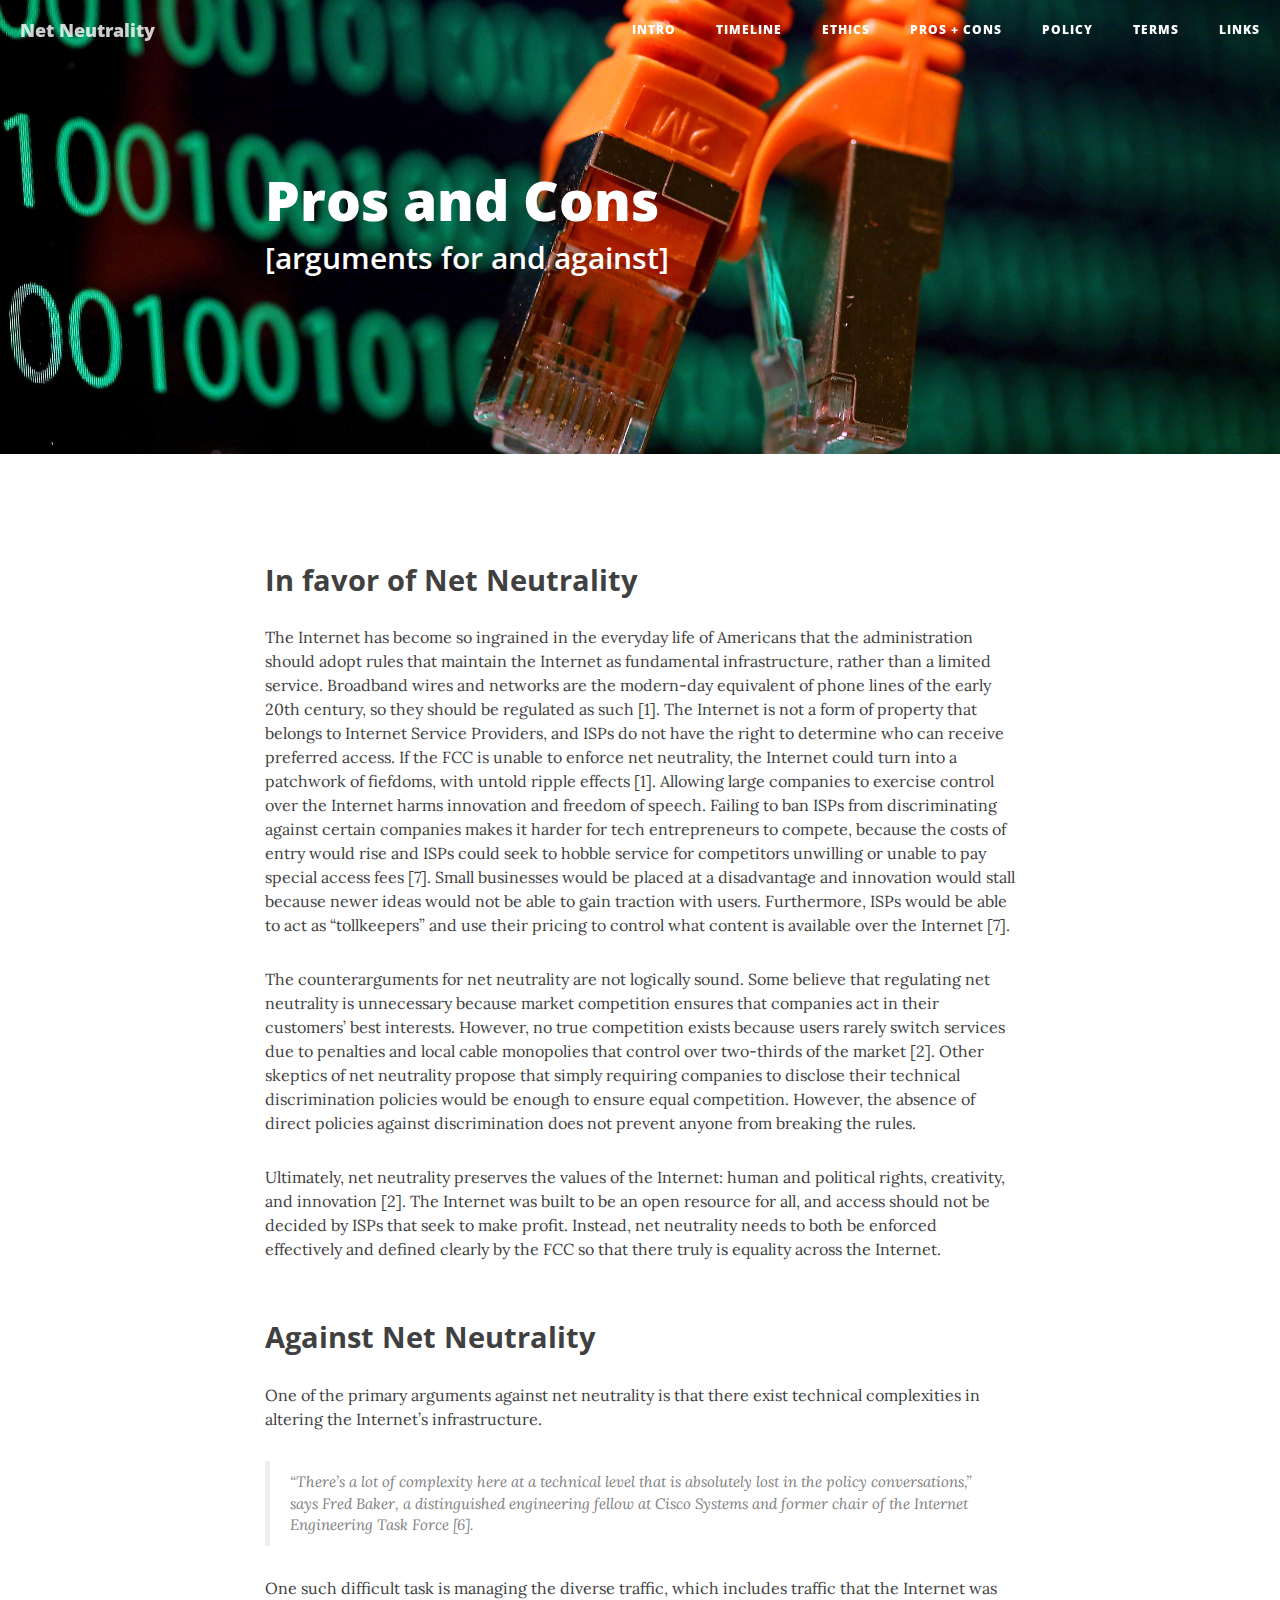
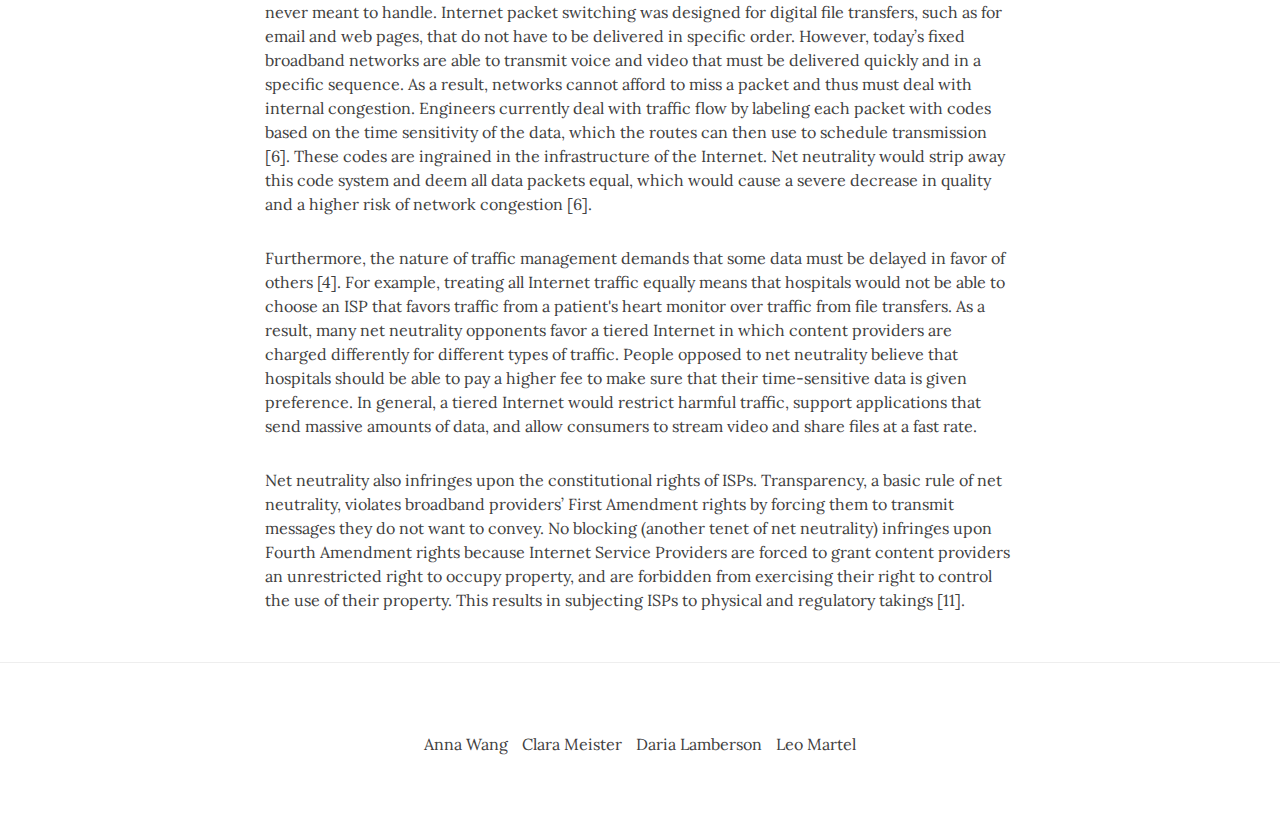
<file: prosandcons.html>
<!DOCTYPE html>
<html lang="en">

<head>

    <meta charset="utf-8">
    <meta http-equiv="X-UA-Compatible" content="IE=edge">
    <meta name="viewport" content="width=device-width, initial-scale=1">
    <meta name="description" content="">
    <meta name="author" content="">

    <title>Net Neutrality</title>

    <!-- Bootstrap Core CSS -->
    <link href="css/bootstrap.min.css" rel="stylesheet">

    <!-- Custom CSS -->
    <link href="css/clean-blog.min.css" rel="stylesheet">

    <!-- Custom Fonts -->
    <link href="http://maxcdn.bootstrapcdn.com/font-awesome/4.1.0/css/font-awesome.min.css" rel="stylesheet" type="text/css">
    <link href='http://fonts.googleapis.com/css?family=Lora:400,700,400italic,700italic' rel='stylesheet' type='text/css'>
    <link href='http://fonts.googleapis.com/css?family=Open+Sans:300italic,400italic,600italic,700italic,800italic,400,300,600,700,800' rel='stylesheet' type='text/css'>

    <!-- HTML5 Shim and Respond.js IE8 support of HTML5 elements and media queries -->
    <!-- WARNING: Respond.js doesn't work if you view the page via file:// -->
    <!--[if lt IE 9]>
        <script src="https://oss.maxcdn.com/libs/html5shiv/3.7.0/html5shiv.js"></script>
        <script src="https://oss.maxcdn.com/libs/respond.js/1.4.2/respond.min.js"></script>
    <![endif]-->

</head>

<body>

    <!-- Navigation -->
    <nav class="navbar navbar-default navbar-custom navbar-fixed-top">
        <div class="container-fluid">
            <!-- Brand and toggle get grouped for better mobile display -->
            <div class="navbar-header page-scroll">
                <button type="button" class="navbar-toggle" data-toggle="collapse" data-target="#bs-example-navbar-collapse-1">
                    <span class="sr-only">Toggle navigation</span>
                    <span class="icon-bar"></span>
                    <span class="icon-bar"></span>
                    <span class="icon-bar"></span>
                </button>
                <a class="navbar-brand" href="index.html">Net Neutrality</a>
            </div>

            <!-- Collect the nav links, forms, and other content for toggling -->
            <div class="collapse navbar-collapse" id="bs-example-navbar-collapse-1">
              <ul class="nav navbar-nav navbar-right">
                <li>
                  <a href="index.html">Intro</a>
                </li>
                <li>
                  <a href="timeline.html">Timeline</a>
                </li>
                <li>
                  <a href="ethics.html">Ethics</a>
                </li>
                <li>
                  <a href="prosandcons.html">Pros + Cons</a>
                </li>
                <li>
                  <a href="policy.html">Policy</a>
                </li>
                <li>
                  <a href="terms.html">Terms</a>
                </li>
                <li>
                  <a href="links.html">Links</a>
                </li>
                <!-- TODO: to add a new page, dupe this file then add it to the navbar here -->
              </ul>
            </div>
            <!-- /.navbar-collapse -->
        </div>
        <!-- /.container -->
    </nav>

    <!-- Page Header -->
    <!-- Set your background image for this header on the line below. -->
    <header class="intro-header" style="background-image: url('img/header_img.jpg')">
        <div class="container">
            <div class="row">
                <div class="col-lg-8 col-lg-offset-2 col-md-10 col-md-offset-1">
                    <div class="post-heading">
                        <h1>Pros and Cons</h1>
                        <h2 class="subheading">[arguments for and against]</h2>
                    </div>
                </div>
            </div>
        </div>
    </header>

    <!-- Post Content -->
    <article>
        <div class="container">
            <div class="row">
                <div class="col-lg-8 col-lg-offset-2 col-md-10 col-md-offset-1">
                    <h2 class="section-heading">In favor of Net Neutrality</h2>

                    <p>The Internet has become so ingrained in the everyday life of Americans that the administration should adopt rules that maintain the Internet as fundamental infrastructure, rather than a limited service. Broadband wires and networks are the modern-day equivalent of phone lines of the early 20th century, so they should be regulated as such [<a href="links.html">1</a>]. The Internet is not a form of property that belongs to Internet Service Providers, and ISPs do not have the right to determine who can receive preferred access. If the FCC is unable to enforce net neutrality, the Internet could turn into a patchwork of fiefdoms, with untold ripple effects [<a href="links.html">1</a>]. Allowing large companies to exercise control over the Internet harms innovation and freedom of speech. Failing to ban ISPs from discriminating against certain companies makes it harder for tech entrepreneurs to compete, because the costs of entry would rise and ISPs could seek to hobble service for competitors unwilling or unable to pay special access fees [<a href="links.html">7</a>]. Small businesses would be placed at a disadvantage and innovation would stall because newer ideas would not be able to gain traction with users. Furthermore, ISPs would be able to act as “tollkeepers” and use their pricing to control what content is available over the Internet [<a href="links.html">7</a>].</p>

                    <p>The counterarguments for net neutrality are not logically sound. Some believe that regulating net neutrality is unnecessary because market competition ensures that companies act in their customers’ best interests. However, no true competition exists because users rarely switch services due to penalties and local cable monopolies that control over two-thirds of the market [<a href="links.html">2</a>]. Other skeptics of net neutrality propose that simply requiring companies to disclose their technical discrimination policies would be enough to ensure equal competition. However, the absence of direct policies against discrimination does not prevent anyone from breaking the rules.</p>

                    <p>Ultimately, net neutrality preserves the values of the Internet: human and political rights, creativity, and innovation [<a href="links.html">2</a>]. The Internet was built to be an open resource for all, and access should not be decided by ISPs that seek to make profit. Instead, net neutrality needs to both be enforced effectively and defined clearly by the FCC so that there truly is equality across the Internet.</p>

                    <h2 class="section-heading">Against Net Neutrality</h2>

                    <p>One of the primary arguments against net neutrality is that there exist technical complexities in altering the Internet’s infrastructure.</p>

                    <blockquote>“There’s a lot of complexity here at a technical level that is absolutely lost in the policy conversations,” says Fred Baker, a distinguished engineering fellow at Cisco Systems and former chair of the Internet Engineering Task Force [<a href="links.html">6</a>].</blockquote>

                    <p>One such difficult task is managing the diverse traffic, which includes traffic that the Internet was never meant to handle. Internet packet switching was designed for digital file transfers, such as for email and web pages, that do not have to be delivered in specific order. However, today’s fixed broadband networks are able to transmit voice and video that must be delivered quickly and in a specific sequence. As a result, networks cannot afford to miss a packet and thus must deal with internal congestion. Engineers currently deal with traffic flow by labeling each packet with codes based on the time sensitivity of the data, which the routes can then use to schedule transmission [<a href="links.html">6</a>]. These codes are ingrained in the infrastructure of the Internet. Net neutrality would strip away this code system and deem all data packets equal, which would cause a severe decrease in quality and a higher risk of network congestion [<a href="links.html">6</a>].</p>

                    <p>Furthermore, the nature of traffic management demands that some data must be delayed in favor of others [<a href="links.html">4</a>]. For example, treating all Internet traffic equally means that hospitals would not be able to choose an ISP that favors traffic from a patient's heart monitor over traffic from file transfers. As a result, many net neutrality opponents favor a tiered Internet in which content providers are charged differently for different types of traffic. People opposed to net neutrality believe that hospitals should be able to pay a higher fee to make sure that their time-sensitive data is given preference. In general, a tiered Internet would restrict harmful traffic, support applications that send massive amounts of data, and allow consumers to stream video and share files at a fast rate.</p>

                    <p>Net neutrality also infringes upon the constitutional rights of ISPs. Transparency, a basic rule of net neutrality, violates broadband providers’ First Amendment rights by forcing them to transmit messages they do not want to convey. No blocking (another tenet of net neutrality) infringes upon Fourth Amendment rights because Internet Service Providers are forced to grant content providers an unrestricted right to occupy property, and are forbidden from exercising their right to control the use of their property. This results in subjecting ISPs to physical and regulatory takings [<a href="links.html">11</a>].</p>
                </div>
            </div>
        </div>
    </article>

    <hr>

    <!-- Footer -->
    <footer>
        <div class="container">
            <div class="row">
              <div class="col-lg-8 col-lg-offset-2 col-md-10 col-md-offset-1">
                    <ul class="list-inline text-center">
                        <li>
                          <a href="https://www.linkedin.com/in/annaxwang" target="_blank">
                            Anna Wang
                          </a>
                        </li>
                        <li>
                          <a href="http://www.linkedin.com/pub/clara-meister/7a/87a/930/en" target="_blank">
                            Clara Meister
                          </a>
                        </li>
                        <li>
                          <a href="http://daria.sensoray.net" target="_blank">
                            Daria Lamberson
                          </a>
                        </li>
                        <li>
                          <a href="http://lpm.io" target="_blank">
                            Leo Martel
                          </a>
                    </ul>
                </div>
            </div>
        </div>
    </footer>

    <!-- jQuery -->
    <script src="js/jquery.js"></script>

    <!-- Bootstrap Core JavaScript -->
    <script src="js/bootstrap.min.js"></script>

    <!-- Custom Theme JavaScript -->
    <script src="js/clean-blog.min.js"></script>

</body>

</html>
</file>
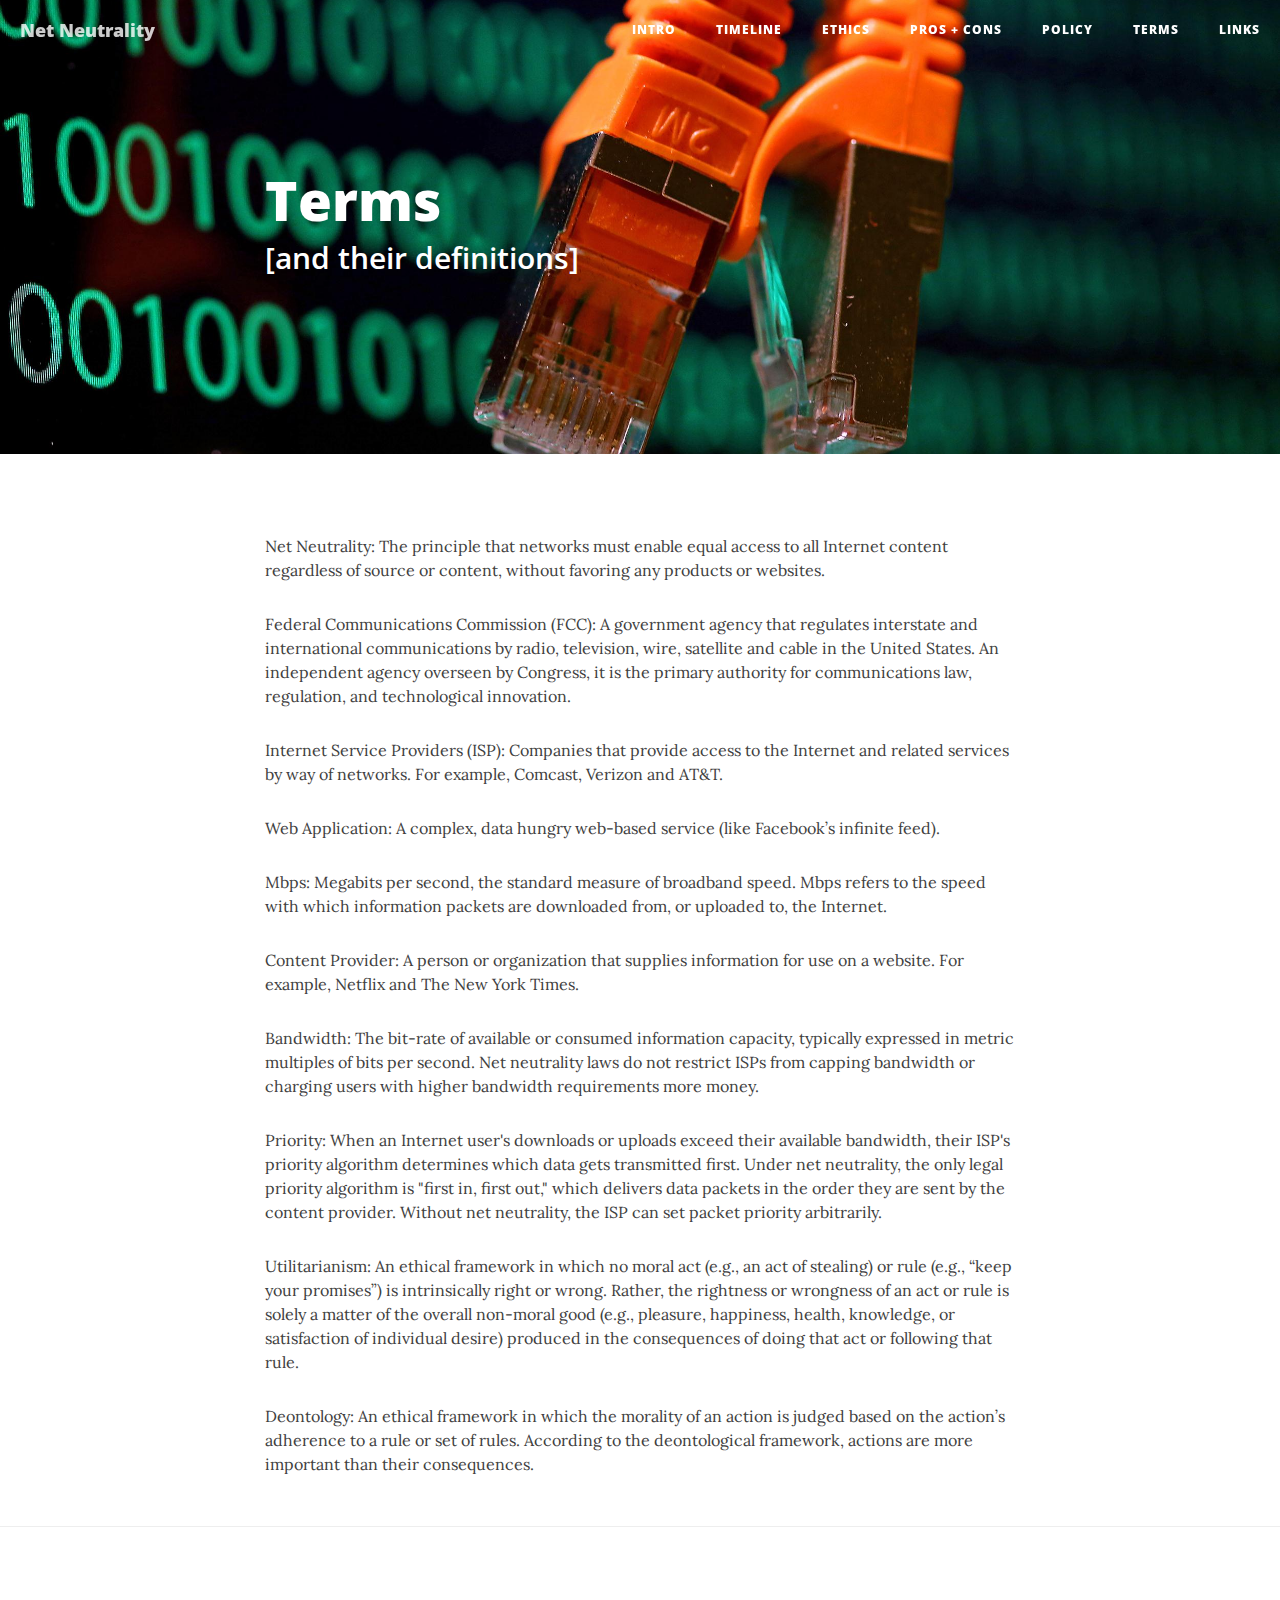
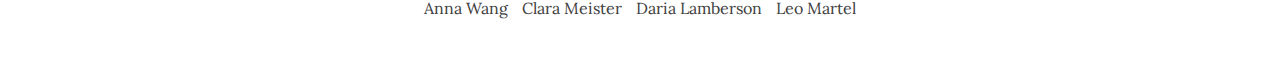
<file: terms.html>
<!DOCTYPE html>
<html lang="en">

<head>

    <meta charset="utf-8">
    <meta http-equiv="X-UA-Compatible" content="IE=edge">
    <meta name="viewport" content="width=device-width, initial-scale=1">
    <meta name="description" content="">
    <meta name="author" content="">

    <title>Net Neutrality</title>

    <!-- Bootstrap Core CSS -->
    <link href="css/bootstrap.min.css" rel="stylesheet">

    <!-- Custom CSS -->
    <link href="css/clean-blog.min.css" rel="stylesheet">

    <!-- Custom Fonts -->
    <link href="http://maxcdn.bootstrapcdn.com/font-awesome/4.1.0/css/font-awesome.min.css" rel="stylesheet" type="text/css">
    <link href='http://fonts.googleapis.com/css?family=Lora:400,700,400italic,700italic' rel='stylesheet' type='text/css'>
    <link href='http://fonts.googleapis.com/css?family=Open+Sans:300italic,400italic,600italic,700italic,800italic,400,300,600,700,800' rel='stylesheet' type='text/css'>

    <!-- HTML5 Shim and Respond.js IE8 support of HTML5 elements and media queries -->
    <!-- WARNING: Respond.js doesn't work if you view the page via file:// -->
    <!--[if lt IE 9]>
        <script src="https://oss.maxcdn.com/libs/html5shiv/3.7.0/html5shiv.js"></script>
        <script src="https://oss.maxcdn.com/libs/respond.js/1.4.2/respond.min.js"></script>
    <![endif]-->

</head>

<body>

    <!-- Navigation -->
    <nav class="navbar navbar-default navbar-custom navbar-fixed-top">
        <div class="container-fluid">
            <!-- Brand and toggle get grouped for better mobile display -->
            <div class="navbar-header page-scroll">
                <button type="button" class="navbar-toggle" data-toggle="collapse" data-target="#bs-example-navbar-collapse-1">
                    <span class="sr-only">Toggle navigation</span>
                    <span class="icon-bar"></span>
                    <span class="icon-bar"></span>
                    <span class="icon-bar"></span>
                </button>
                <a class="navbar-brand" href="index.html">Net Neutrality</a>
            </div>

            <!-- Collect the nav links, forms, and other content for toggling -->
            <div class="collapse navbar-collapse" id="bs-example-navbar-collapse-1">
              <ul class="nav navbar-nav navbar-right">
                <li>
                  <a href="index.html">Intro</a>
                </li>
                <li>
                  <a href="timeline.html">Timeline</a>
                </li>
                <li>
                  <a href="ethics.html">Ethics</a>
                </li>
                <li>
                  <a href="prosandcons.html">Pros + Cons</a>
                </li>
                <li>
                  <a href="policy.html">Policy</a>
                </li>
                <li>
                  <a href="terms.html">Terms</a>
                </li>
                <li>
                  <a href="links.html">Links</a>
                </li>
                <!-- TODO: to add a new page, dupe this file then add it to the navbar here -->
              </ul>
            </div>
            <!-- /.navbar-collapse -->
        </div>
        <!-- /.container -->
    </nav>

    <!-- Page Header -->
    <!-- Set your background image for this header on the line below. -->
    <header class="intro-header" style="background-image: url('img/header_img.jpg')">
        <div class="container">
            <div class="row">
                <div class="col-lg-8 col-lg-offset-2 col-md-10 col-md-offset-1">
                    <div class="post-heading">
                        <h1>Terms</h1>
                        <h2 class="subheading">[and their definitions]</h2>
                    </div>
                </div>
            </div>
        </div>
    </header>

    <!-- Post Content -->
    <article>
        <div class="container">
            <div class="row">
                <div class="col-lg-8 col-lg-offset-2 col-md-10 col-md-offset-1">
                    <p>Net Neutrality: The principle that networks must enable equal access to all Internet content regardless of source or content, without favoring any products or websites.</p>

                    <p>Federal Communications Commission (FCC): A government agency that regulates interstate and international communications by radio, television, wire, satellite and cable in the United States. An independent agency overseen by Congress, it is the primary authority for communications law, regulation, and technological innovation.</p>

                    <p>Internet Service Providers (ISP): Companies that provide access to the Internet and related services by way of networks. For example, Comcast, Verizon and AT&amp;T.</p>

                    <p id="web_app">Web Application: A complex, data hungry web-based service (like Facebook’s infinite feed).</p>

                    <p id="mbps">Mbps: Megabits per second, the standard measure of broadband speed. Mbps refers to the speed with which information packets are downloaded from, or uploaded to, the Internet.</p>

                    <p>Content Provider: A person or organization that supplies information for use on a website. For example, Netflix and The New York Times.</p>

                    <p>Bandwidth: The bit-rate of available or consumed information capacity, typically expressed in metric multiples of bits per second. Net neutrality laws do not restrict ISPs from capping bandwidth or charging users with higher bandwidth requirements more money. </p>

                    <p>Priority: When an Internet user's downloads or uploads exceed their available bandwidth, their ISP's priority algorithm determines which data gets transmitted first. Under net neutrality, the only legal priority algorithm is "first in, first out," which delivers data packets in the order they are sent by the content provider. Without net neutrality, the ISP can set packet priority arbitrarily. </p>

                    <p>Utilitarianism: An ethical framework in which no moral act (e.g., an act of stealing) or rule (e.g., “keep your promises”) is intrinsically right or wrong. Rather, the rightness or wrongness of an act or rule is solely a matter of the overall non-moral good (e.g., pleasure, happiness, health, knowledge, or satisfaction of individual desire) produced in the consequences of doing that act or following that rule.</p>

                    <p>Deontology: An ethical framework in which the morality of an action is judged based on the action’s adherence to a rule or set of rules. According to the deontological framework, actions are more important than their consequences.</p>
                </div>
            </div>
        </div>
    </article>

    <hr>

    <!-- Footer -->
    <footer>
        <div class="container">
            <div class="row">
              <div class="col-lg-8 col-lg-offset-2 col-md-10 col-md-offset-1">
                    <ul class="list-inline text-center">
                        <li>
                          <a href="https://www.linkedin.com/in/annaxwang" target="_blank">
                            Anna Wang
                          </a>
                        </li>
                        <li>
                          <a href="http://www.linkedin.com/pub/clara-meister/7a/87a/930/en" target="_blank">
                            Clara Meister
                          </a>
                        </li>
                        <li>
                          <a href="http://daria.sensoray.net" target="_blank">
                            Daria Lamberson
                          </a>
                        </li>
                        <li>
                          <a href="http://lpm.io" target="_blank">
                            Leo Martel
                          </a>
                    </ul>
                </div>
            </div>
        </div>
    </footer>

    <!-- jQuery -->
    <script src="js/jquery.js"></script>

    <!-- Bootstrap Core JavaScript -->
    <script src="js/bootstrap.min.js"></script>

    <!-- Custom Theme JavaScript -->
    <script src="js/clean-blog.min.js"></script>

</body>

</html>
</file>
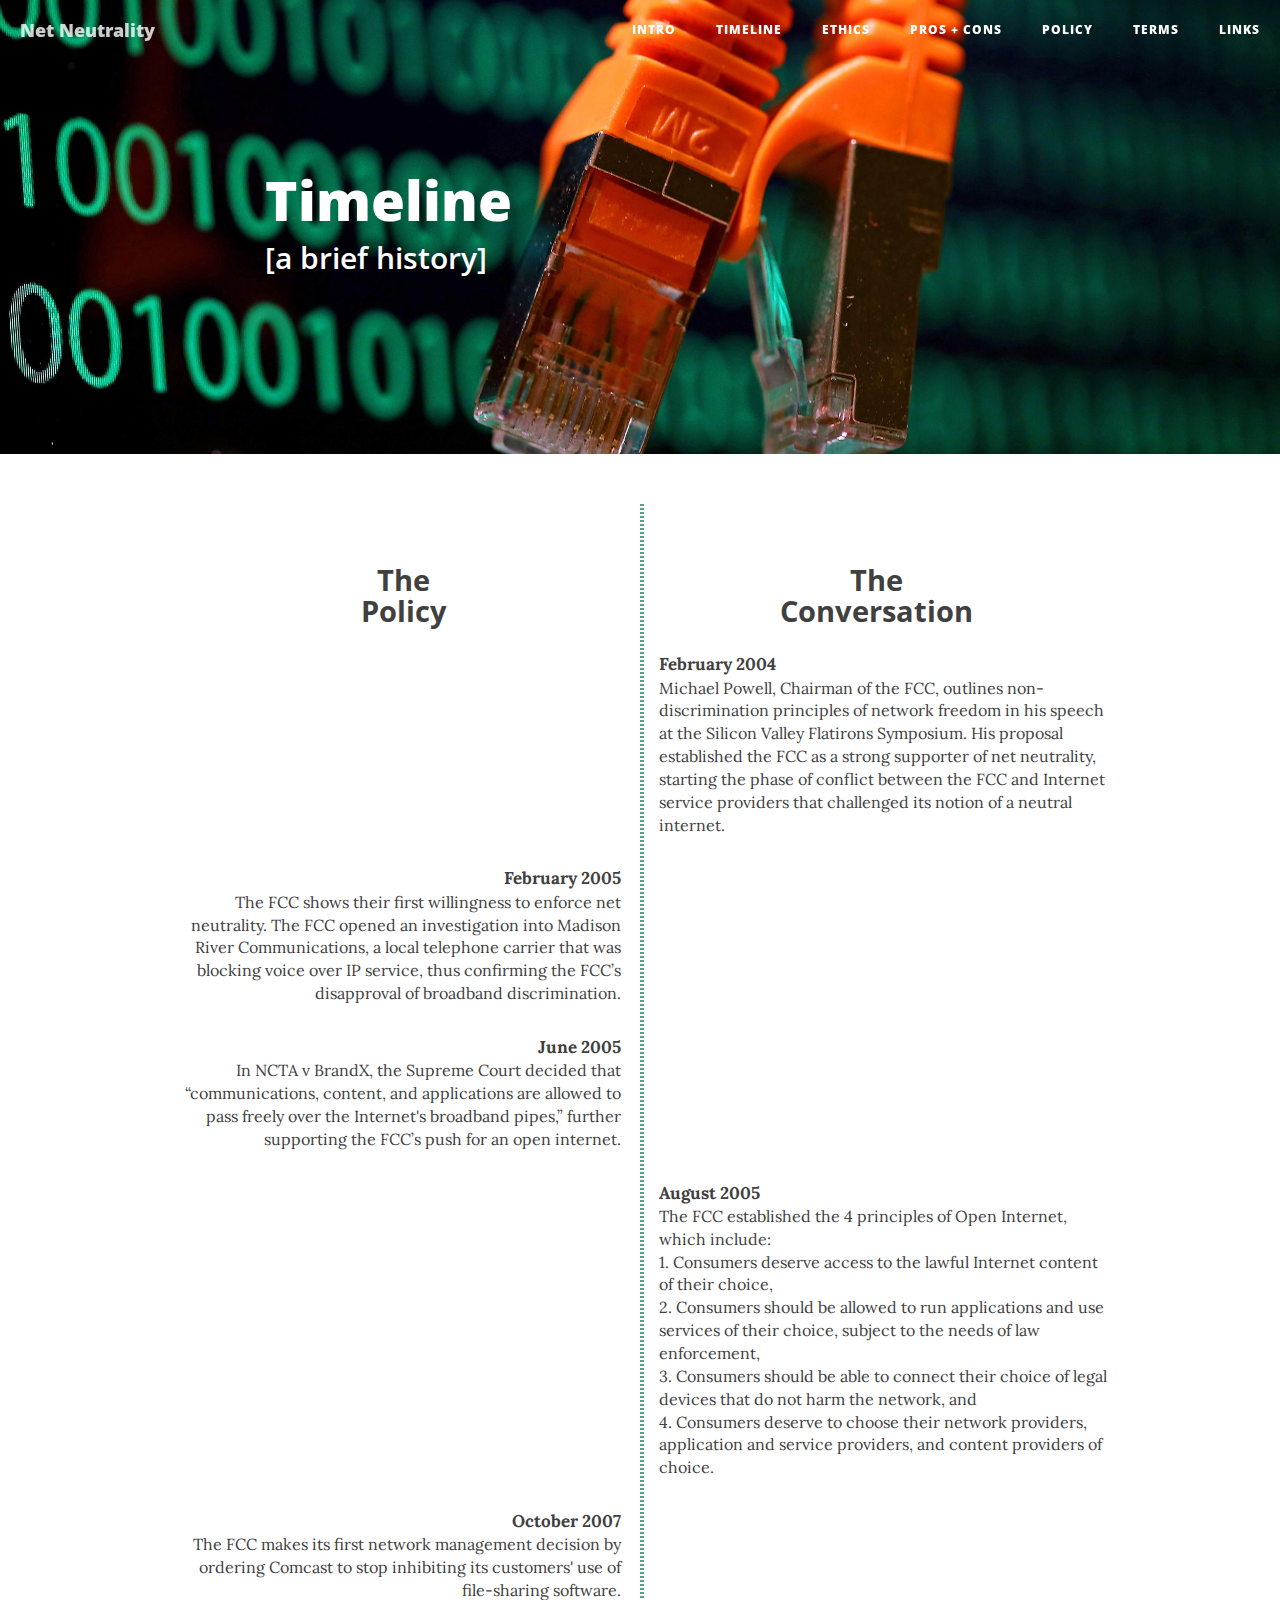
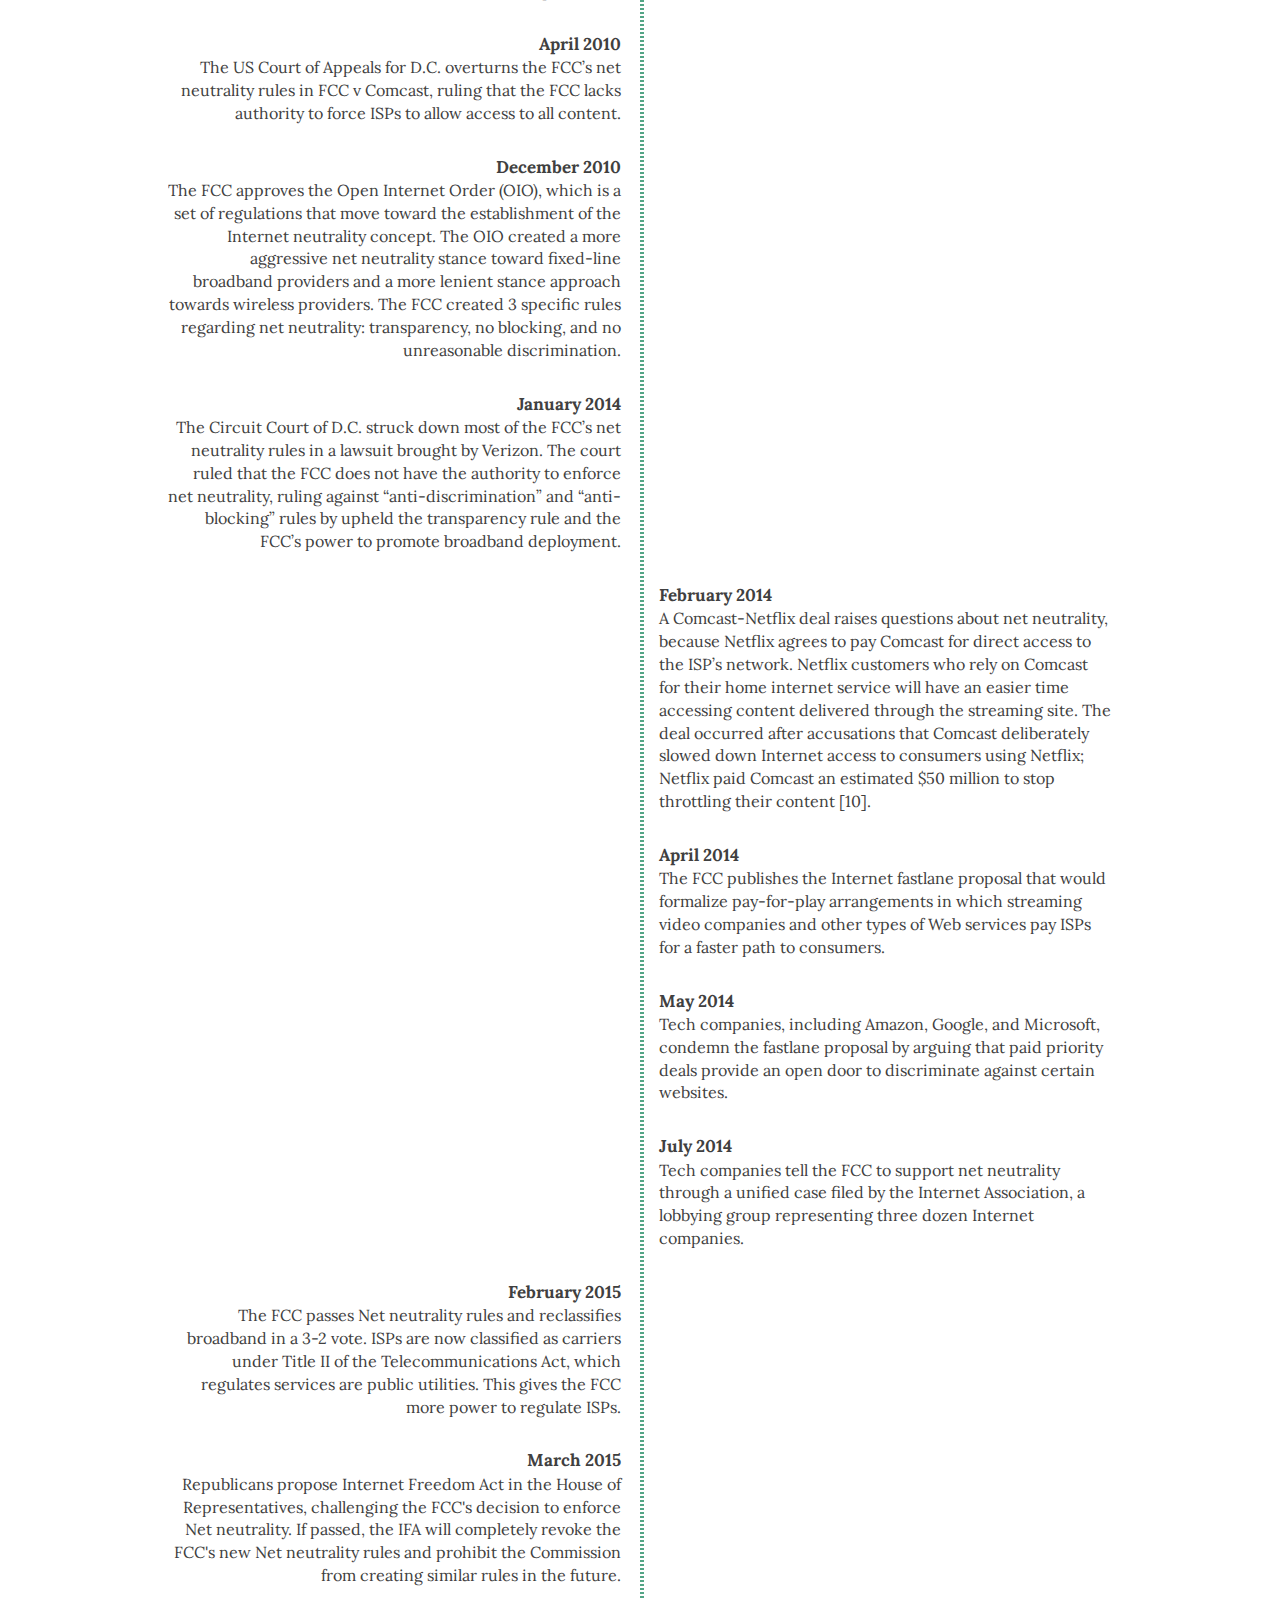
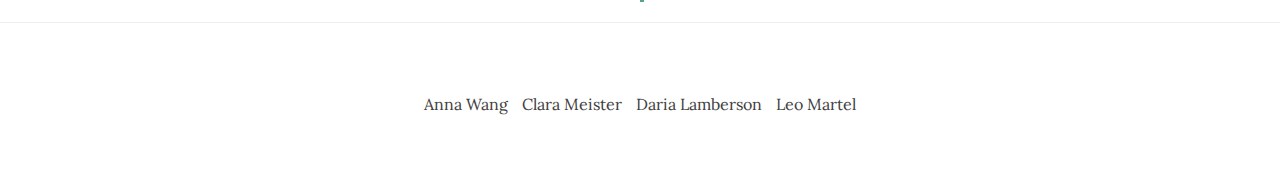
<file: timeline.html>
<!DOCTYPE html>
<html lang="en">

<head>

    <meta charset="utf-8">
    <meta http-equiv="X-UA-Compatible" content="IE=edge">
    <meta name="viewport" content="width=device-width, initial-scale=1">
    <meta name="description" content="">
    <meta name="author" content="">

    <title>Net Neutrality</title>

    <!-- Bootstrap Core CSS -->
    <link href="css/bootstrap.min.css" rel="stylesheet">

    <!-- Custom CSS -->
    <link href="css/clean-blog.min.css" rel="stylesheet">

    <!-- Custom Fonts -->
    <link href="http://maxcdn.bootstrapcdn.com/font-awesome/4.1.0/css/font-awesome.min.css" rel="stylesheet" type="text/css">
    <link href='http://fonts.googleapis.com/css?family=Lora:400,700,400italic,700italic' rel='stylesheet' type='text/css'>
    <link href='http://fonts.googleapis.com/css?family=Open+Sans:300italic,400italic,600italic,700italic,800italic,400,300,600,700,800' rel='stylesheet' type='text/css'>

    <!-- HTML5 Shim and Respond.js IE8 support of HTML5 elements and media queries -->
    <!-- WARNING: Respond.js doesn't work if you view the page via file:// -->
    <!--[if lt IE 9]>
        <script src="https://oss.maxcdn.com/libs/html5shiv/3.7.0/html5shiv.js"></script>
        <script src="https://oss.maxcdn.com/libs/respond.js/1.4.2/respond.min.js"></script>
    <![endif]-->

</head>

<body>

    <!-- Navigation -->
    <nav class="navbar navbar-default navbar-custom navbar-fixed-top">
        <div class="container-fluid">
            <!-- Brand and toggle get grouped for better mobile display -->
            <div class="navbar-header page-scroll">
                <button type="button" class="navbar-toggle" data-toggle="collapse" data-target="#bs-example-navbar-collapse-1">
                    <span class="sr-only">Toggle navigation</span>
                    <span class="icon-bar"></span>
                    <span class="icon-bar"></span>
                    <span class="icon-bar"></span>
                </button>
                <a class="navbar-brand" href="index.html">Net Neutrality</a>
            </div>

            <!-- Collect the nav links, forms, and other content for toggling -->
            <div class="collapse navbar-collapse" id="bs-example-navbar-collapse-1">
              <ul class="nav navbar-nav navbar-right">
                <li>
                  <a href="index.html">Intro</a>
                </li>
                <li>
                  <a href="timeline.html">Timeline</a>
                </li>
                <li>
                  <a href="ethics.html">Ethics</a>
                </li>
                <li>
                  <a href="prosandcons.html">Pros + Cons</a>
                </li>
                <li>
                  <a href="policy.html">Policy</a>
                </li>
                <li>
                  <a href="terms.html">Terms</a>
                </li>
                <li>
                  <a href="links.html">Links</a>
                </li>
                <!-- TODO: to add a new page, dupe this file then add it to the navbar here -->
              </ul>
            </div>
            <!-- /.navbar-collapse -->
        </div>
        <!-- /.container -->
    </nav>

    <!-- Page Header -->
    <!-- Set your background image for this header on the line below. -->
    <header class="intro-header" style="background-image: url('img/header_img.jpg')">
        <div class="container">
            <div class="row">
                <div class="col-lg-8 col-lg-offset-2 col-md-10 col-md-offset-1">
                    <div class="post-heading">
                        <h1>Timeline</h1>
                        <h2 class="subheading">[a brief history]</h2>
                    </div>
                </div>
            </div>
        </div>
    </header>

    <!-- Post Content -->
    <article>
        <div class="container">
            <div class="row">
              <div class="col-lg-10 col-lg-offset-1 col-md-10 col-md-offset-1">
                <style type="text/css">
                  .timeline-heading {
                  width: 50%;
                  text-align: center;
                  float: left;
                  clear: none;
                  }
                  .timeline {
                  overflow: auto;
                  }
                  .timeline:after {
                  content:"";
                  position:absolute;
                  z-index: -1;
                  top: 0;
                  bottom: 0;
                  left: 50%;
                  border: 2px dotted #53a586;
                  }
                  .timeline div {
                  width: 48%;
                  margin-top: 15px;
                  margin-bottom: 15px;
                  }
                  .timeline .public {
                  float: left;
                  clear: both;
                  text-align: right;
                  }
                  .timeline .private {
                  float: right;
                  clear: both;
                  }
                  .timeline .public:before, .timeline .private:before {
                  content: attr(data-date);
                  font-size: 17px;
                  font-weight: bold;
                  }
                </style>
                <div class="timeline">
                  <h2 class="timeline-heading section-heading">The <br> Policy</h2>
                  <h2 class="timeline-heading section-heading">The <br> Conversation</h2>
                  <div class="private" data-date="February 2004"><br>Michael Powell, Chairman of the FCC, outlines non-discrimination principles of network freedom in his speech at the Silicon Valley Flatirons Symposium. His proposal established the FCC as a strong supporter of net neutrality, starting the phase of conflict between the FCC and Internet service providers that challenged its notion of a neutral internet.</div>
                  <div class="public" data-date="February 2005"><br>The FCC shows their first willingness to enforce net neutrality. The FCC opened an investigation into Madison River Communications, a local telephone carrier that was blocking voice over IP service, thus confirming the FCC’s disapproval of broadband discrimination.</div>
                  <div class="public" data-date="June 2005"><br>In NCTA v BrandX, the Supreme Court decided that “communications, content, and applications are allowed to pass freely over the Internet's broadband pipes,” further supporting the FCC’s push for an open internet.</div>
                  <div class="private" data-date="August 2005"><br>The FCC established the 4 principles of Open Internet, which include:
                  <br>1. Consumers deserve access to the lawful Internet content of their choice,
                  <br>2. Consumers should be allowed to run applications and use services of their choice, subject to the needs of law enforcement,
                  <br>3. Consumers should be able to connect their choice of legal devices that do not harm the network, and
                  <br>4. Consumers deserve to choose their network providers, application and service providers, and content providers of choice.</div>
                  <div class="public" data-date="October 2007"><br>The FCC makes its first network management decision by ordering Comcast to stop inhibiting its customers' use of file-sharing software.</div>
                  <div class="public" data-date="April 2010"><br>The US Court of Appeals for D.C. overturns the FCC’s net neutrality rules in FCC v Comcast, ruling that the FCC lacks authority to force ISPs to allow access to all content.</div>
                  <div class="public" data-date="December 2010"><br>The FCC approves the Open Internet Order (OIO), which is a set of regulations that move toward the establishment of the Internet neutrality concept. The OIO created a more aggressive net neutrality stance toward fixed-line broadband providers and a more lenient stance approach towards wireless providers. The FCC created 3 specific rules regarding net neutrality: transparency, no blocking, and no unreasonable discrimination.</div>
                  <div class="public" data-date="January 2014"><br>The Circuit Court of D.C. struck down most of the FCC’s net neutrality rules in a lawsuit brought by Verizon. The court ruled that the FCC does not have the authority to enforce net neutrality, ruling against “anti-discrimination” and “anti-blocking” rules by upheld the transparency rule and the FCC’s power to promote broadband deployment.</div>
                  <div class="private" data-date="February 2014"><br>A Comcast-Netflix deal raises questions about net neutrality, because Netflix agrees to pay Comcast for direct access to the ISP’s network. Netflix customers who rely on Comcast for their home internet service will have an easier time accessing content delivered through the streaming site. The deal occurred after accusations that Comcast deliberately slowed down Internet access to consumers using Netflix; Netflix paid Comcast an estimated $50 million to stop throttling their content [<a href="links.html#10">10</a>].</div>
                  <div class="private" data-date="April 2014"><br>The FCC publishes the Internet fastlane proposal that would formalize pay-for-play arrangements in which streaming video companies and other types of Web services pay ISPs for a faster path to consumers.</div>
                  <div class="private" data-date="May 2014"><br>Tech companies, including Amazon, Google, and Microsoft, condemn the fastlane proposal by arguing that paid priority deals provide an open door to discriminate against certain websites.</div>
                  <div class="private" data-date="July 2014"><br>Tech companies tell the FCC to support net neutrality through a unified case filed by the Internet Association, a lobbying group representing three dozen Internet companies.</div>
                  <div class="public" data-date="February 2015"><br>The FCC passes Net neutrality rules and reclassifies broadband in a 3-2 vote. ISPs are now classified as carriers under Title II of the Telecommunications Act, which regulates services are public utilities. This gives the FCC more power to regulate ISPs.</div>
                  <div class="public" data-date="March 2015"><br>Republicans propose Internet Freedom Act in the House of Representatives, challenging the FCC's decision to enforce Net neutrality. If passed, the IFA will completely revoke the FCC's new Net neutrality rules and prohibit the Commission from creating similar rules in the future.
                </div>
              </div>
            </div>
        </div>
    </article>

    <hr>

    <!-- Footer -->
    <footer>
        <div class="container">
            <div class="row">
              <div class="col-lg-8 col-lg-offset-2 col-md-10 col-md-offset-1">
                    <ul class="list-inline text-center">
                        <li>
                          <a href="https://www.linkedin.com/in/annaxwang" target="_blank">
                            Anna Wang
                          </a>
                        </li>
                        <li>
                          <a href="http://www.linkedin.com/pub/clara-meister/7a/87a/930/en" target="_blank">
                            Clara Meister
                          </a>
                        </li>
                        <li>
                          <a href="http://daria.sensoray.net" target="_blank">
                            Daria Lamberson
                          </a>
                        </li>
                        <li>
                          <a href="http://lpm.io" target="_blank">
                            Leo Martel
                          </a>
                    </ul>
                </div>
            </div>
        </div>
    </footer>

    <!-- jQuery -->
    <script src="js/jquery.js"></script>

    <!-- Bootstrap Core JavaScript -->
    <script src="js/bootstrap.min.js"></script>

    <!-- Custom Theme JavaScript -->
    <script src="js/clean-blog.min.js"></script>

</body>

</html>
</file>
<file: css/clean-blog.min.css>
/*!
 * Clean Blog v1.0.0 (http://startbootstrap.com)
 * Copyright 2014 Start Bootstrap
 * Licensed under Apache 2.0 (https://github.com/IronSummitMedia/startbootstrap/blob/gh-pages/LICENSE)
 */

body{font-family:Lora,'Times New Roman',serif;font-size:16px;color:#404040}p{line-height:1.5;margin:30px 0}p a{text-decoration:none}ol li{margin:30px 0;}h1,h2,h3,h4,h5,h6{font-family:'Open Sans','Helvetica Neue',Helvetica,Arial,sans-serif;font-weight:800}a{color:#404040}a:hover,a:focus{color:#53a586;text-decoration:none;}a img:hover,a img:focus{cursor:zoom-in}blockquote{color:gray;font-style:italic;font-size:15px;}blockquote a{color:gray;}hr.small{max-width:100px;margin:15px auto;border-width:4px;border-color:#fff}.navbar-custom{position:absolute;top:0;left:0;width:100%;z-index:3;font-family:'Open Sans','Helvetica Neue',Helvetica,Arial,sans-serif}.navbar-custom .navbar-brand{font-weight:800}.navbar-custom .nav li a{text-transform:uppercase;font-size:12px;font-weight:800;letter-spacing:1px}@media only screen and (min-width:768px){.navbar-custom{background:0 0;border-bottom:1px solid transparent}.navbar-custom .navbar-brand{color:#fff;padding:20px}.navbar-custom .navbar-brand:hover,.navbar-custom .navbar-brand:focus{color:rgba(255,255,255,.8)}.navbar-custom .nav li a{color:#fff;padding:20px}.navbar-custom .nav li a:hover,.navbar-custom .nav li a:focus{color:rgba(255,255,255,.8)}}@media only screen and (min-width:1170px){.navbar-custom{-webkit-transition:background-color .3s;-moz-transition:background-color .3s;transition:background-color .3s;-webkit-transform:translate3d(0,0,0);-moz-transform:translate3d(0,0,0);-ms-transform:translate3d(0,0,0);-o-transform:translate3d(0,0,0);transform:translate3d(0,0,0);-webkit-backface-visibility:hidden;backface-visibility:hidden}.navbar-custom.is-fixed{position:fixed;top:-61px;background-color:rgba(255,255,255,.9);border-bottom:1px solid #f2f2f2;-webkit-transition:-webkit-transform .3s;-moz-transition:-moz-transform .3s;transition:transform .3s}.navbar-custom.is-fixed .navbar-brand{color:#404040}.navbar-custom.is-fixed .navbar-brand:hover,.navbar-custom.is-fixed .navbar-brand:focus{color:#0085a1}.navbar-custom.is-fixed .nav li a{color:#404040}.navbar-custom.is-fixed .nav li a:hover,.navbar-custom.is-fixed .nav li a:focus{color:#0085a1}.navbar-custom.is-visible{-webkit-transform:translate3d(0,100%,0);-moz-transform:translate3d(0,100%,0);-ms-transform:translate3d(0,100%,0);-o-transform:translate3d(0,100%,0);transform:translate3d(0,100%,0)}}.intro-header{background-color:gray;background:no-repeat center center;background-attachment:scroll;-webkit-background-size:cover;-moz-background-size:cover;background-size:cover;-o-background-size:cover;margin-bottom:50px}.intro-header .site-heading,.intro-header .post-heading,.intro-header .page-heading{padding:100px 0 50px;color:#fff}@media only screen and (min-width:768px){.intro-header .site-heading,.intro-header .post-heading,.intro-header .page-heading{padding:150px 0}}.intro-header .site-heading,.intro-header .page-heading{text-align:center}.intro-header .site-heading h1,.intro-header .page-heading h1{margin-top:0;font-size:50px}.intro-header .site-heading .subheading,.intro-header .page-heading .subheading{font-size:24px;line-height:1.1;display:block;font-family:'Open Sans','Helvetica Neue',Helvetica,Arial,sans-serif;font-weight:300;margin:10px 0 0}@media only screen and (min-width:768px){.intro-header .site-heading h1,.intro-header .page-heading h1{font-size:80px}}.intro-header .post-heading h1{font-size:35px}.intro-header .post-heading .subheading,.intro-header .post-heading .meta{line-height:1.1;display:block}.intro-header .post-heading .subheading{font-family:'Open Sans','Helvetica Neue',Helvetica,Arial,sans-serif;font-size:24px;margin:10px 0 30px;font-weight:600}.intro-header .post-heading .meta{font-family:Lora,'Times New Roman',serif;font-style:italic;font-weight:300;font-size:20px}.intro-header .post-heading .meta a{color:#fff}@media only screen and (min-width:768px){.intro-header .post-heading h1{font-size:55px}.intro-header .post-heading .subheading{font-size:30px}}.post-preview>a{color:#404040}.post-preview>a:hover,.post-preview>a:focus{text-decoration:none;color:#0085a1}.post-preview>a>.post-title{font-size:30px;margin-top:30px;margin-bottom:10px}.post-preview>a>.post-subtitle{margin:0;font-weight:300;margin-bottom:10px}.post-preview>.post-meta{color:gray;font-size:18px;font-style:italic;margin-top:0}.post-preview>.post-meta>a{text-decoration:none;color:#404040}.post-preview>.post-meta>a:hover,.post-preview>.post-meta>a:focus{color:#0085a1;text-decoration:underline}@media only screen and (min-width:768px){.post-preview>a>.post-title{font-size:36px}}.section-heading{font-size:29px;margin-top:60px;font-weight:700}.caption{text-align:center;font-size:14px;padding:10px;font-style:italic;margin:0;display:block;border-bottom-right-radius:5px;border-bottom-left-radius:5px}footer{padding:50px 0 65px}footer .list-inline{margin:0;padding:0}footer .copyright{font-size:14px;text-align:center;margin-bottom:0}.floating-label-form-group{font-size:14px;position:relative;margin-bottom:0;padding-bottom:.5em;border-bottom:1px solid #eee}.floating-label-form-group input,.floating-label-form-group textarea{z-index:1;position:relative;padding-right:0;padding-left:0;border:none;border-radius:0;font-size:1.5em;background:0 0;box-shadow:none!important;resize:none}.floating-label-form-group label{display:block;z-index:0;position:relative;top:2em;margin:0;font-size:.85em;line-height:1.764705882em;vertical-align:middle;vertical-align:baseline;opacity:0;-webkit-transition:top .3s ease,opacity .3s ease;-moz-transition:top .3s ease,opacity .3s ease;-ms-transition:top .3s ease,opacity .3s ease;transition:top .3s ease,opacity .3s ease}.floating-label-form-group::not(:first-child){padding-left:14px;border-left:1px solid #eee}.floating-label-form-group-with-value label{top:0;opacity:1}.floating-label-form-group-with-focus label{color:#0085a1}form .row:first-child .floating-label-form-group{border-top:1px solid #eee}.btn{font-family:'Open Sans','Helvetica Neue',Helvetica,Arial,sans-serif;text-transform:uppercase;font-size:14px;font-weight:800;letter-spacing:1px;border-radius:0;padding:15px 25px}.btn-lg{font-size:16px;padding:25px 35px}.btn-default:hover,.btn-default:focus{background-color:#0085a1;border:1px solid #0085a1;color:#fff}.pager{margin:20px 0 0}.pager li>a,.pager li>span{font-family:'Open Sans','Helvetica Neue',Helvetica,Arial,sans-serif;text-transform:uppercase;font-size:14px;font-weight:800;letter-spacing:1px;padding:15px 25px;background-color:#fff;border-radius:0}.pager li>a:hover,.pager li>a:focus{color:#fff;background-color:#0085a1;border:1px solid #0085a1}.pager .disabled>a,.pager .disabled>a:hover,.pager .disabled>a:focus,.pager .disabled>span{color:gray;background-color:#404040;cursor:not-allowed}::-moz-selection{color:#fff;text-shadow:none;background:#0085a1}::selection{color:#fff;text-shadow:none;background:#0085a1}img::selection{color:#fff;background:0 0}img::-moz-selection{color:#fff;background:0 0}body{webkit-tap-highlight-color:#0085a1}
</file>
